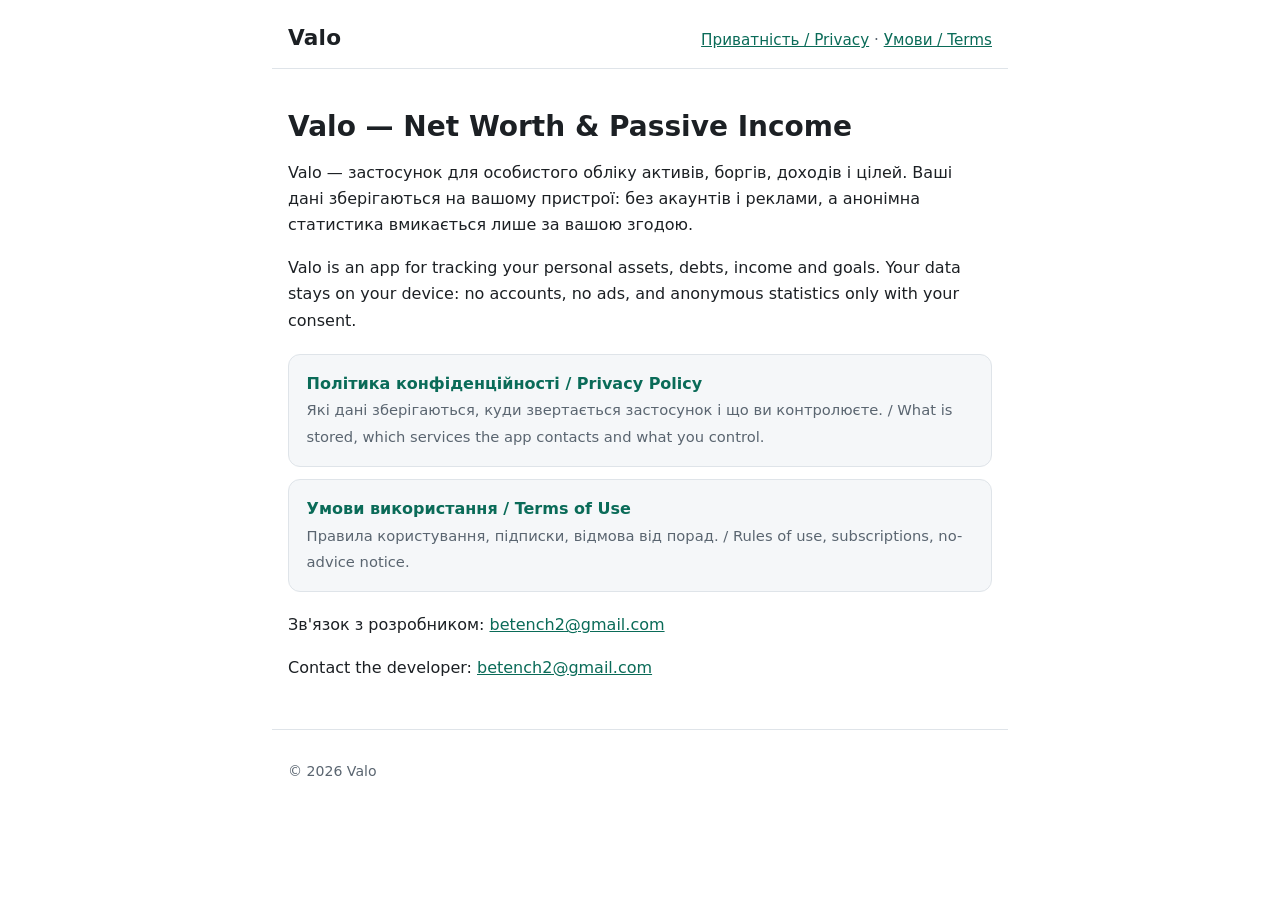
<file: index.html>
<!doctype html>
<html lang="uk">
<head>
<meta charset="utf-8">
<meta name="viewport" content="width=device-width, initial-scale=1">
<title>Valo — Net Worth &amp; Passive Income</title>
<meta name="description" content="Valo: особистий облік активів і пасивного доходу. Політика конфіденційності й умови використання. Personal net worth and passive income tracker: privacy policy and terms of use.">
<link rel="stylesheet" href="style.css">
</head>
<body>
<header>
  <p class="brand"><a href="./">Valo</a></p>
  <nav aria-label="Navigation">
    <a href="privacy.html">Приватність / Privacy</a> · <a href="terms.html">Умови / Terms</a>
  </nav>
</header>

<main>
  <h1>Valo — Net Worth &amp; Passive Income</h1>
  <p lang="uk">Valo — застосунок для особистого обліку активів, боргів, доходів і цілей. Ваші дані зберігаються на вашому пристрої: без акаунтів і реклами, а анонімна статистика вмикається лише за вашою згодою.</p>
  <p lang="en">Valo is an app for tracking your personal assets, debts, income and goals. Your data stays on your device: no accounts, no ads, and anonymous statistics only with your consent.</p>

  <div class="cards">
    <a class="card" href="privacy.html">
      <strong>Політика конфіденційності / Privacy Policy</strong>
      <span>Які дані зберігаються, куди звертається застосунок і що ви контролюєте. / What is stored, which services the app contacts and what you control.</span>
    </a>
    <a class="card" href="terms.html">
      <strong>Умови використання / Terms of Use</strong>
      <span>Правила користування, підписки, відмова від порад. / Rules of use, subscriptions, no-advice notice.</span>
    </a>
  </div>

  <p lang="uk">Зв'язок з розробником: <a href="mailto:betench2@gmail.com">betench2@gmail.com</a></p>
  <p lang="en">Contact the developer: <a href="mailto:betench2@gmail.com">betench2@gmail.com</a></p>
</main>

<footer>
  <p>© 2026 Valo</p>
</footer>
</body>
</html>
</file>
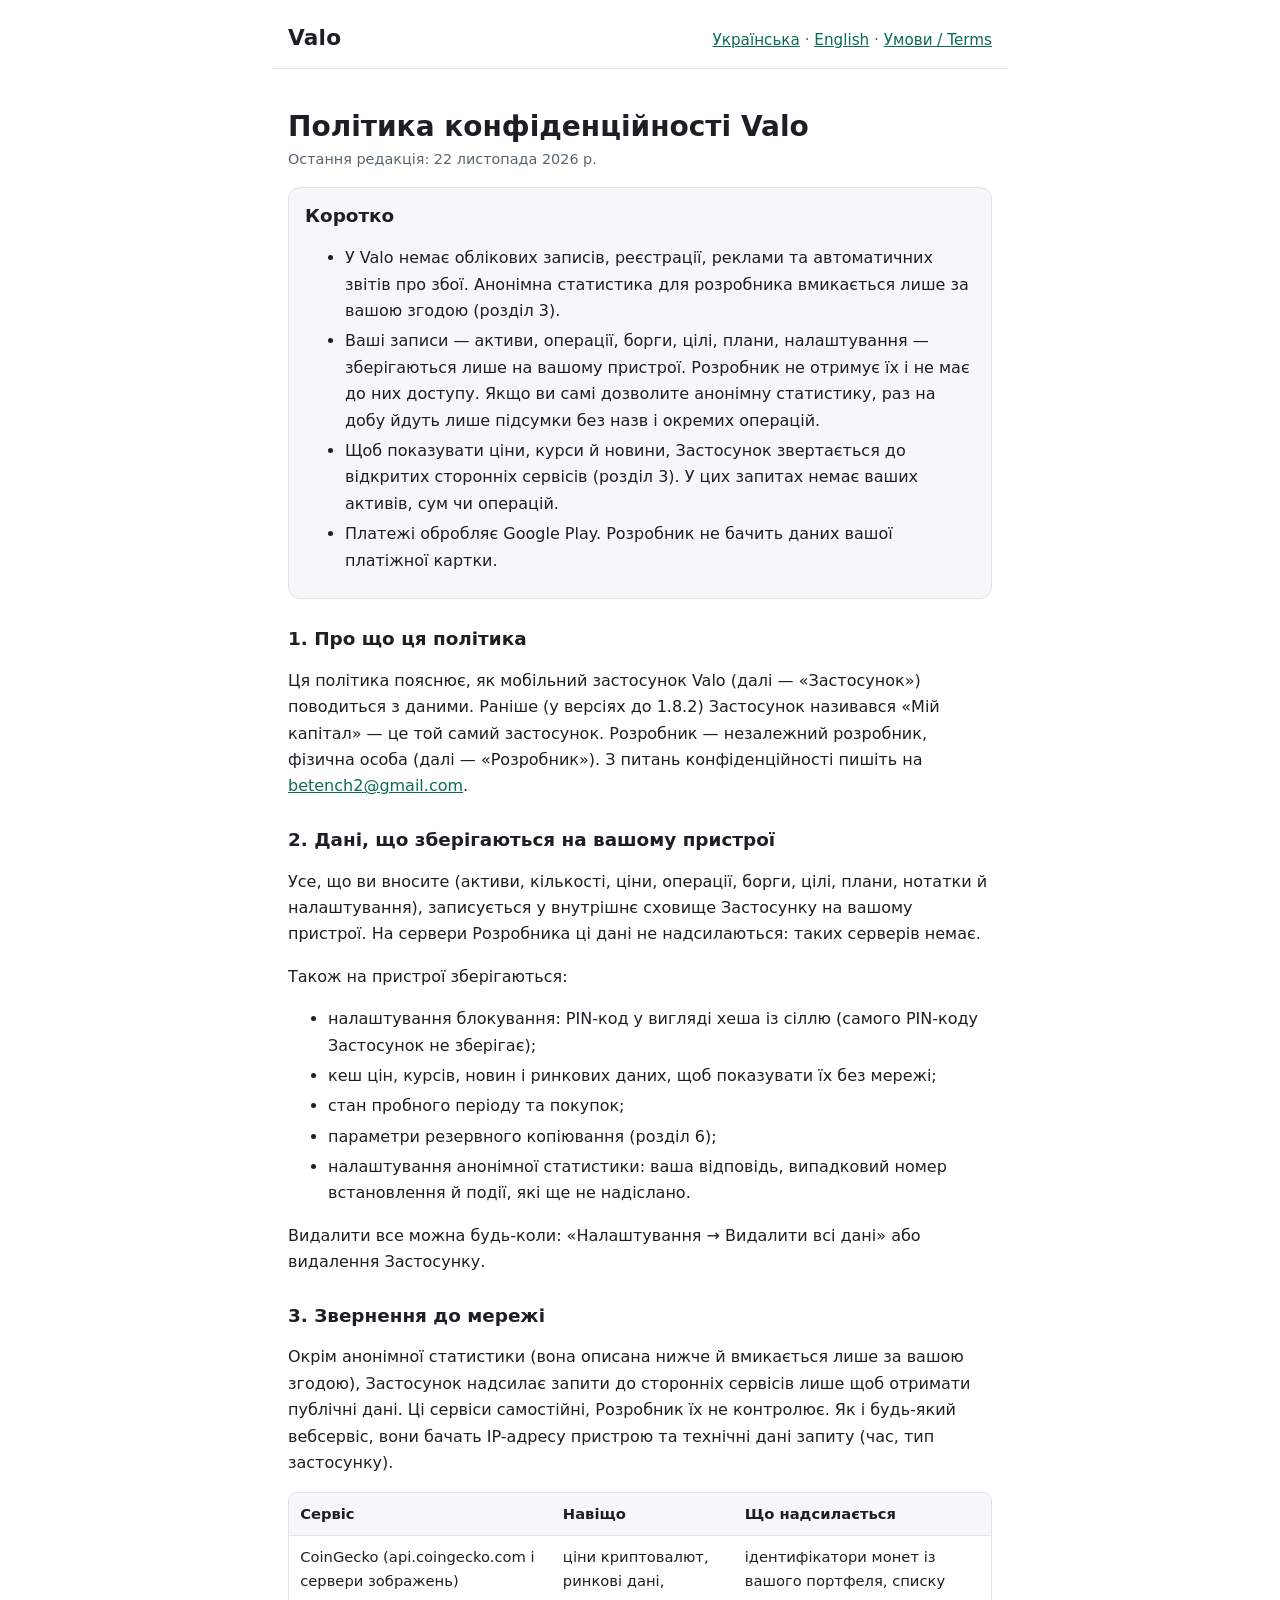
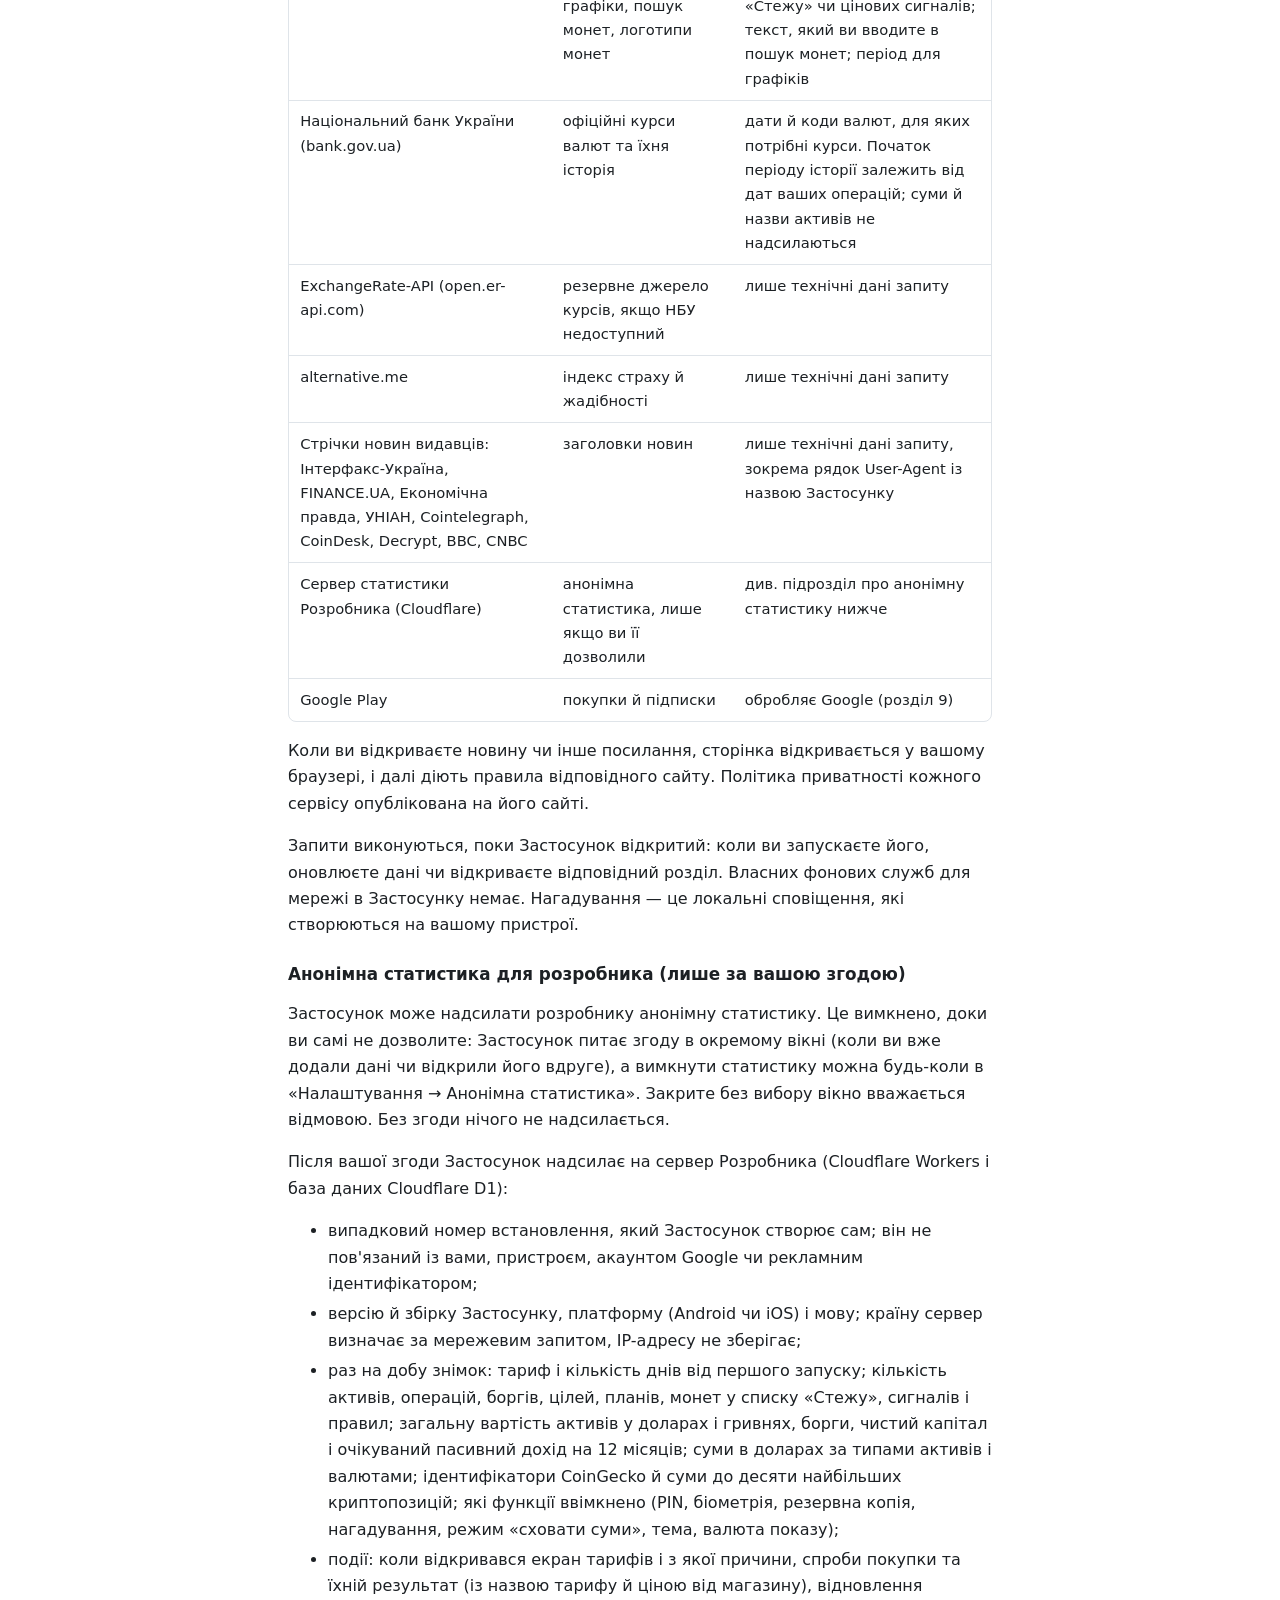
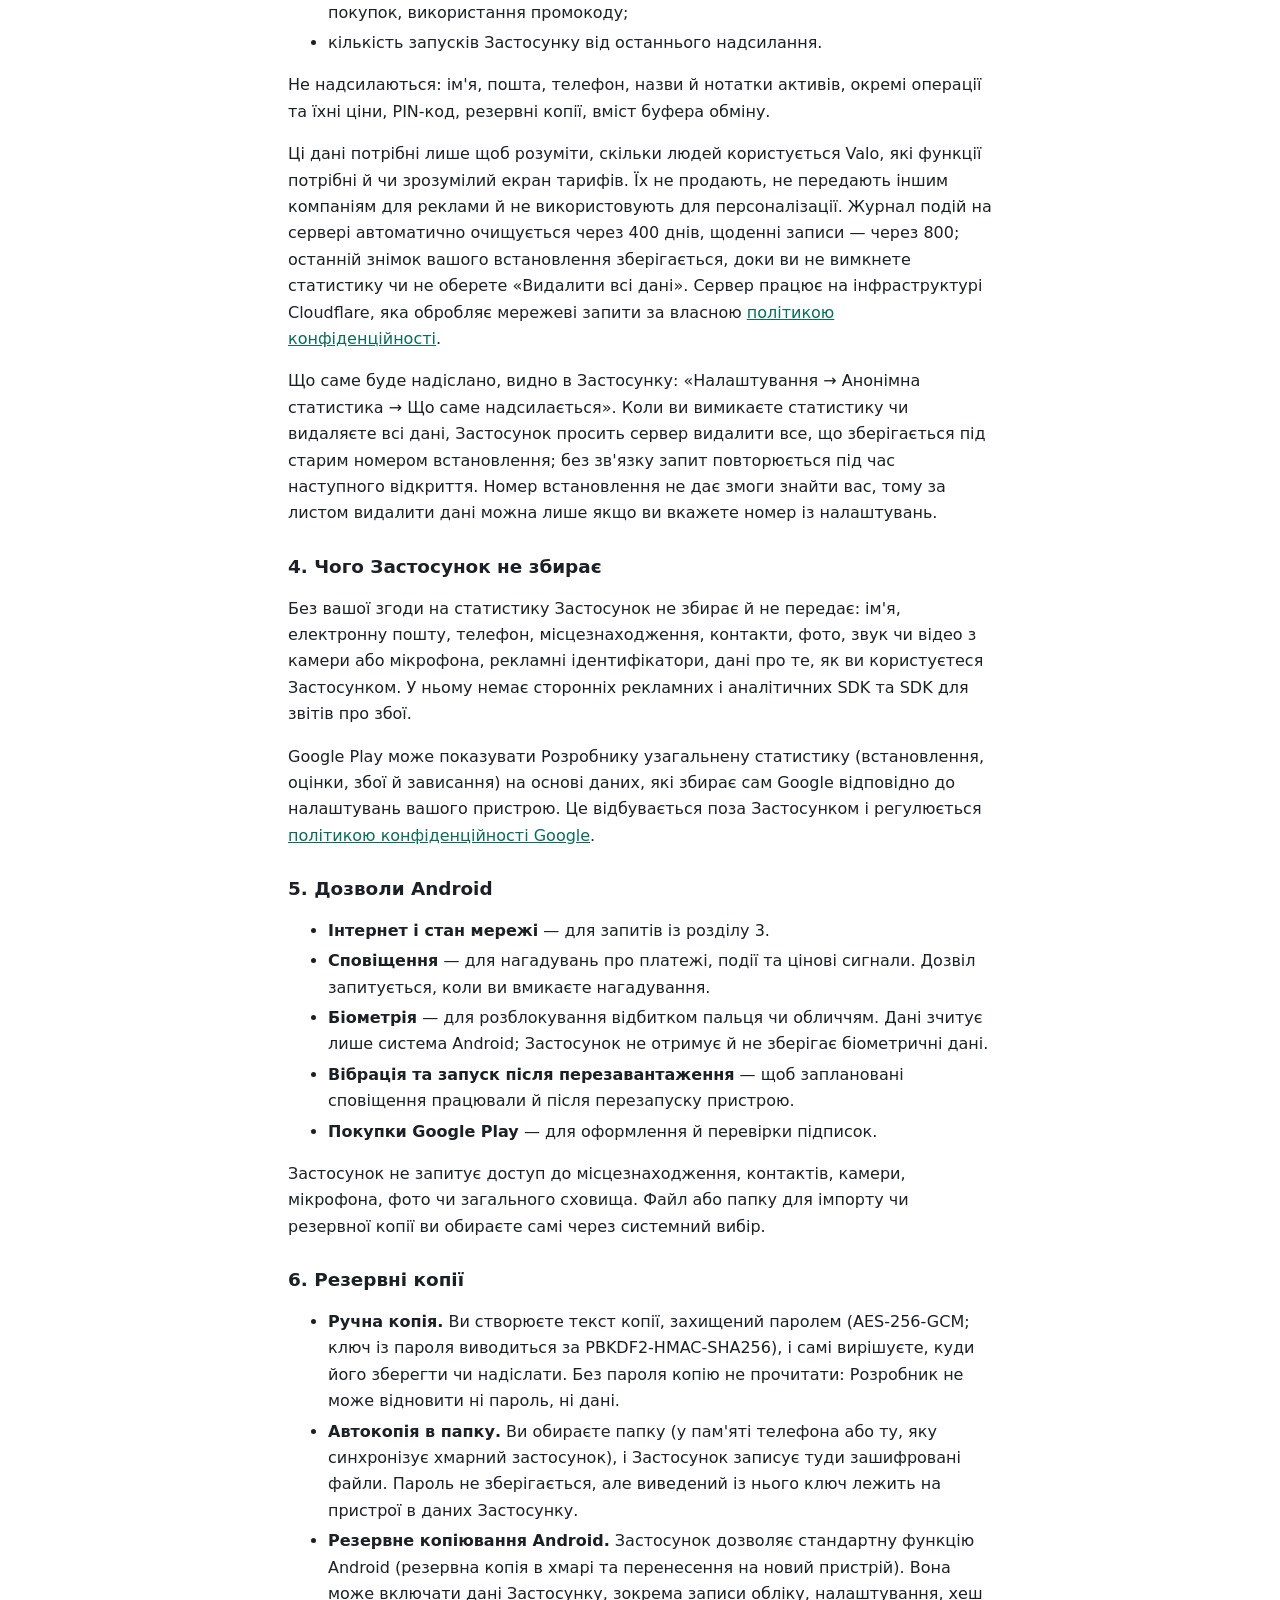
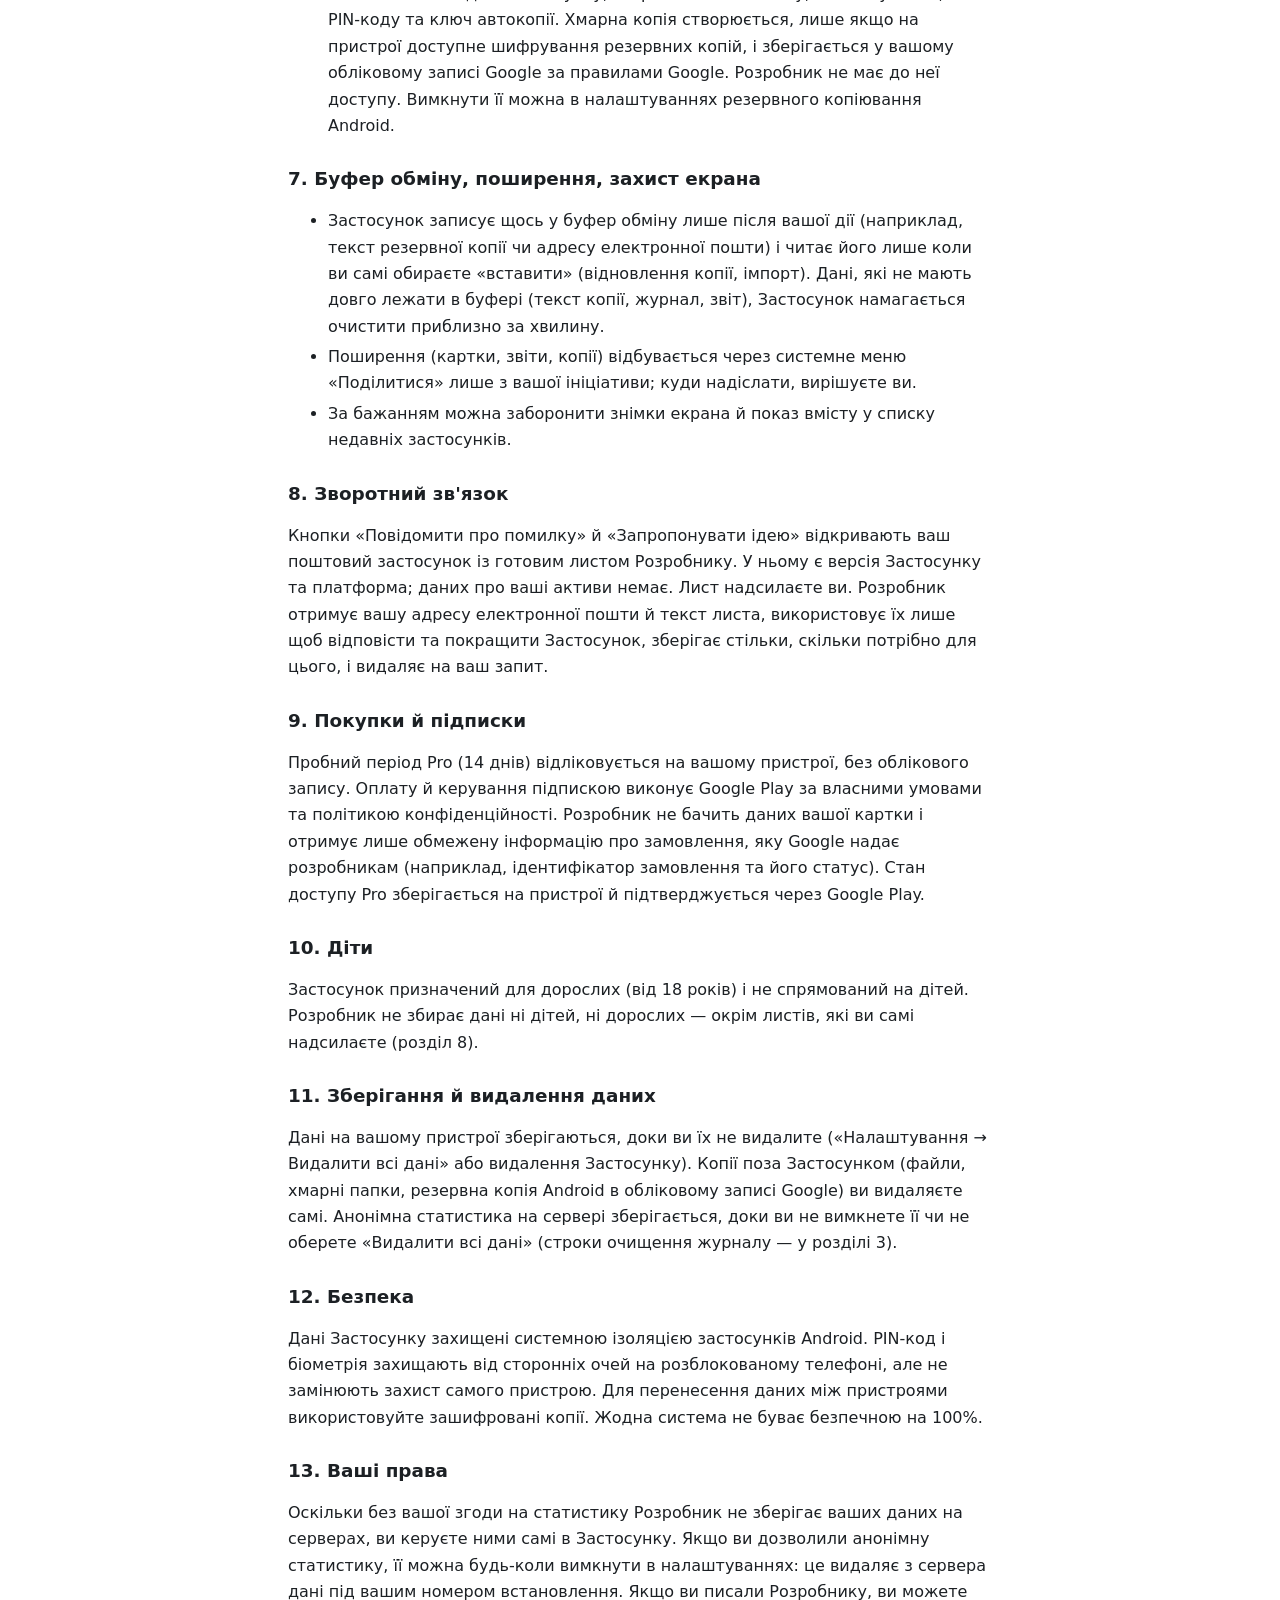
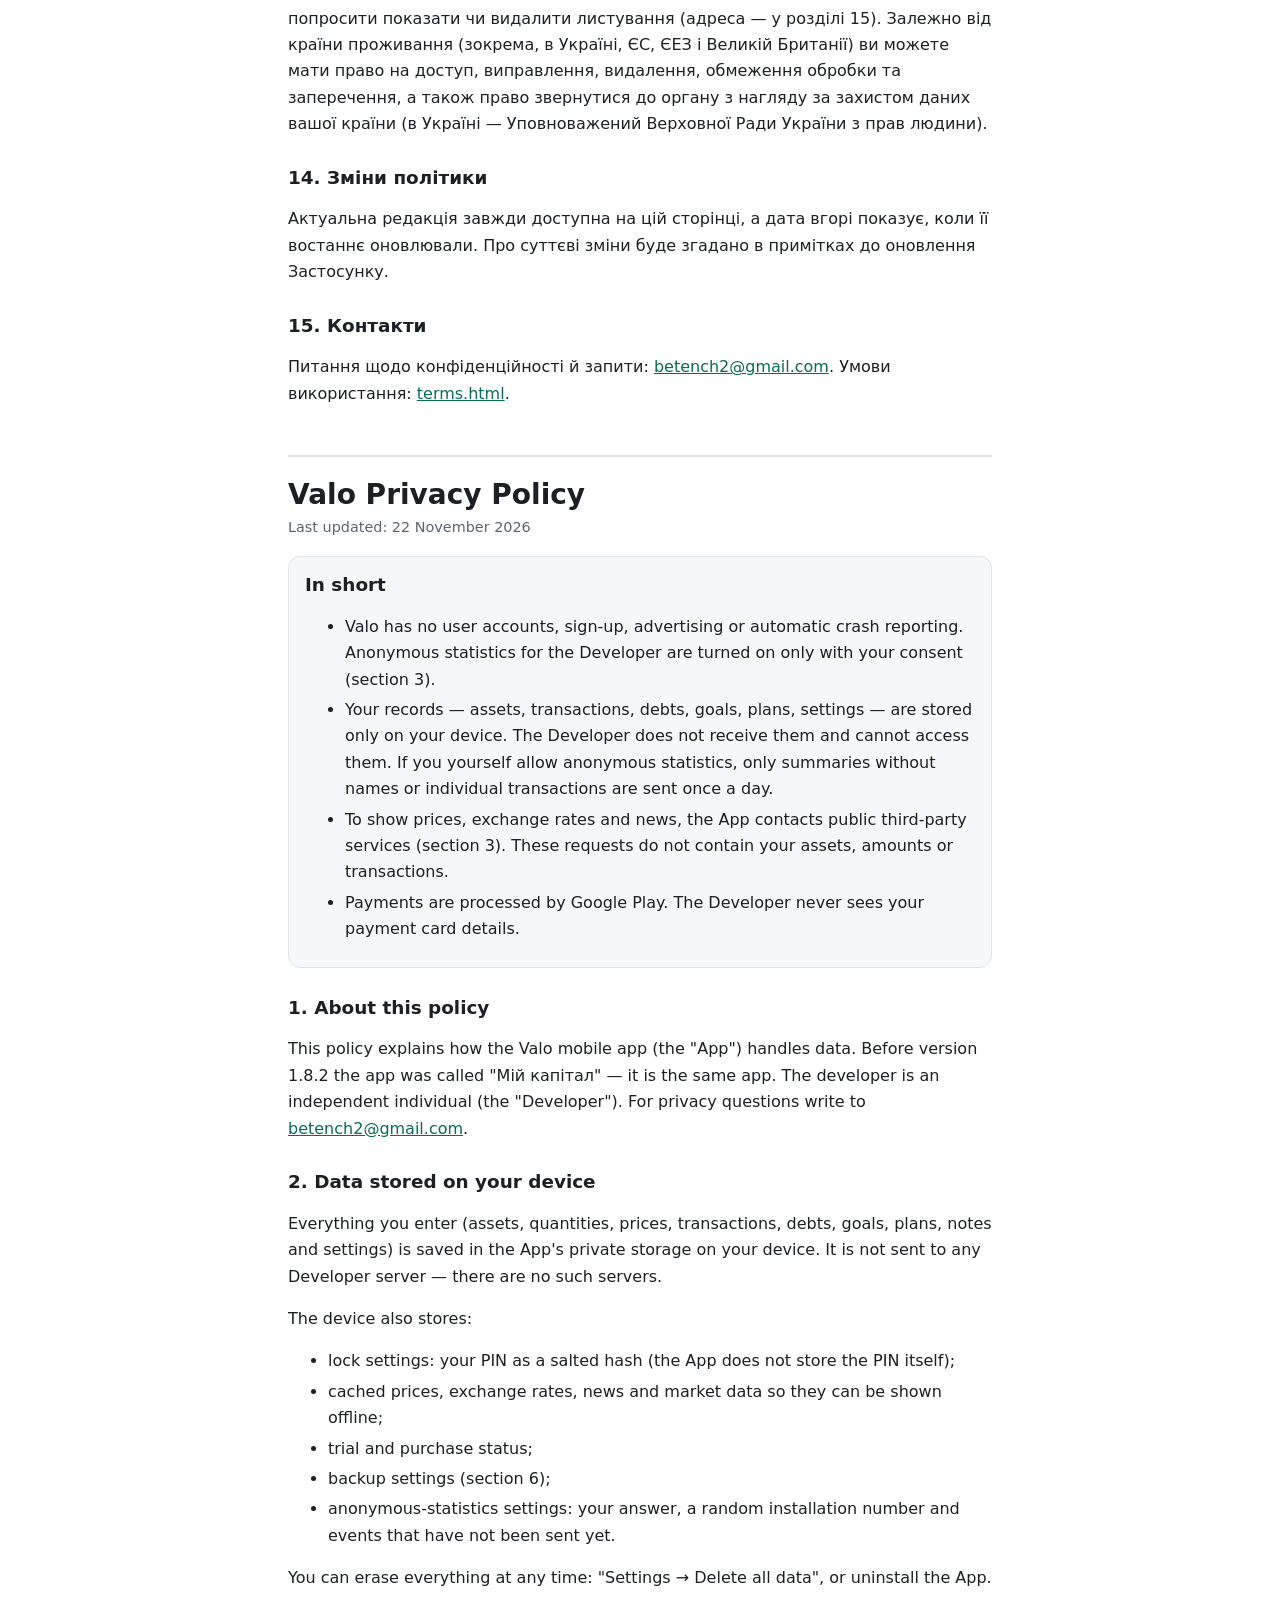
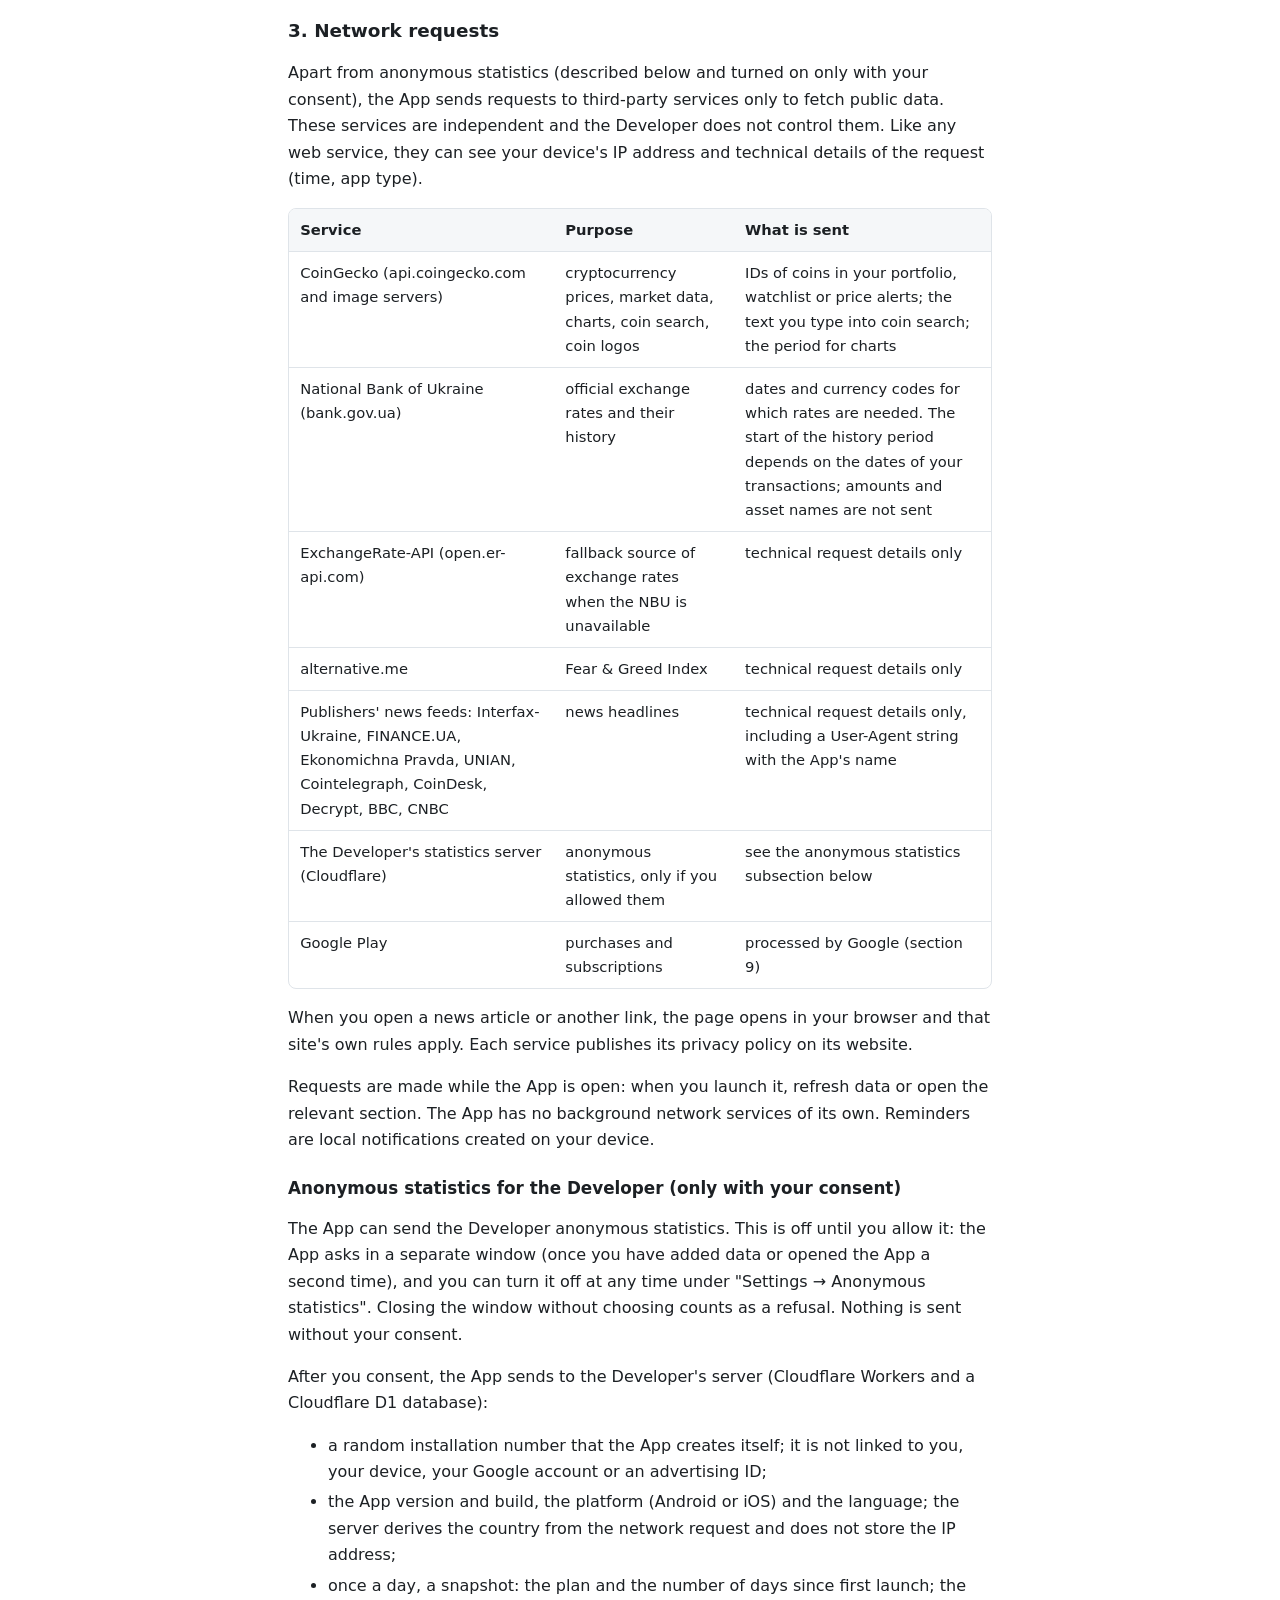
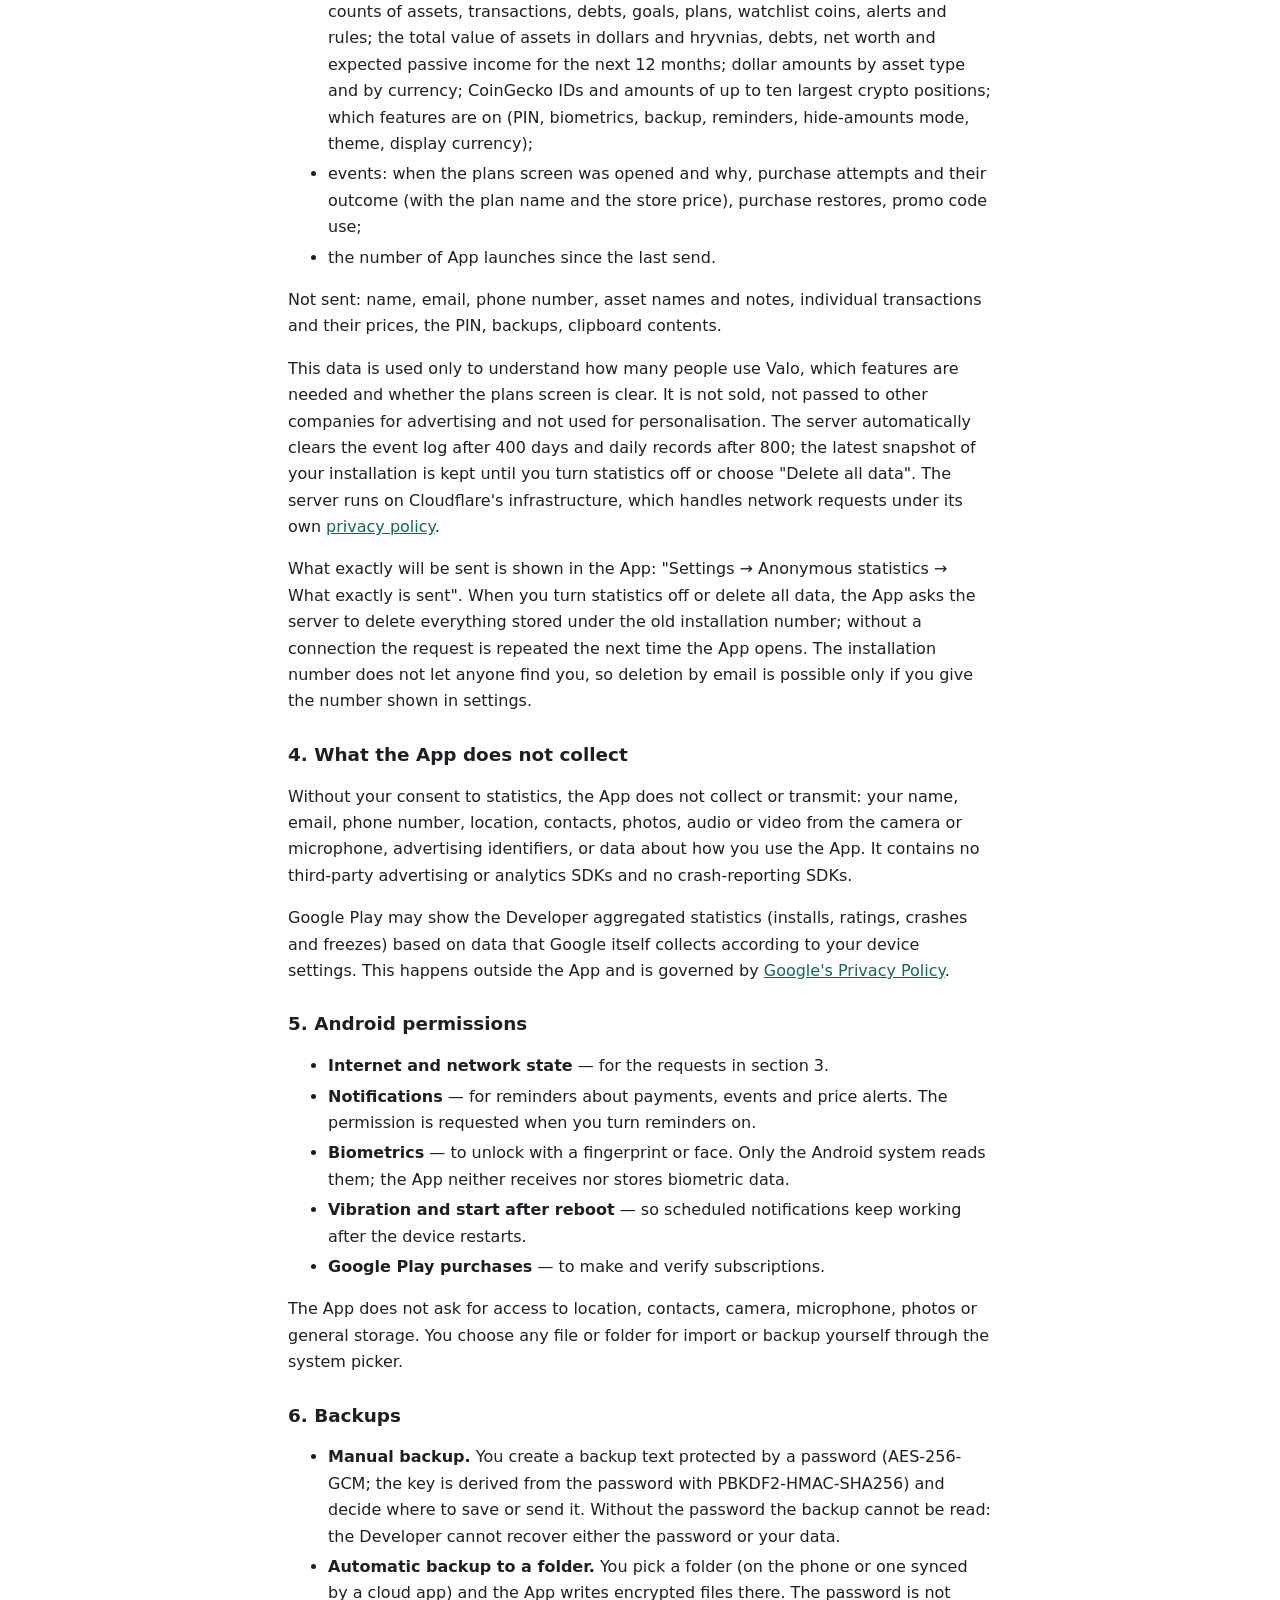
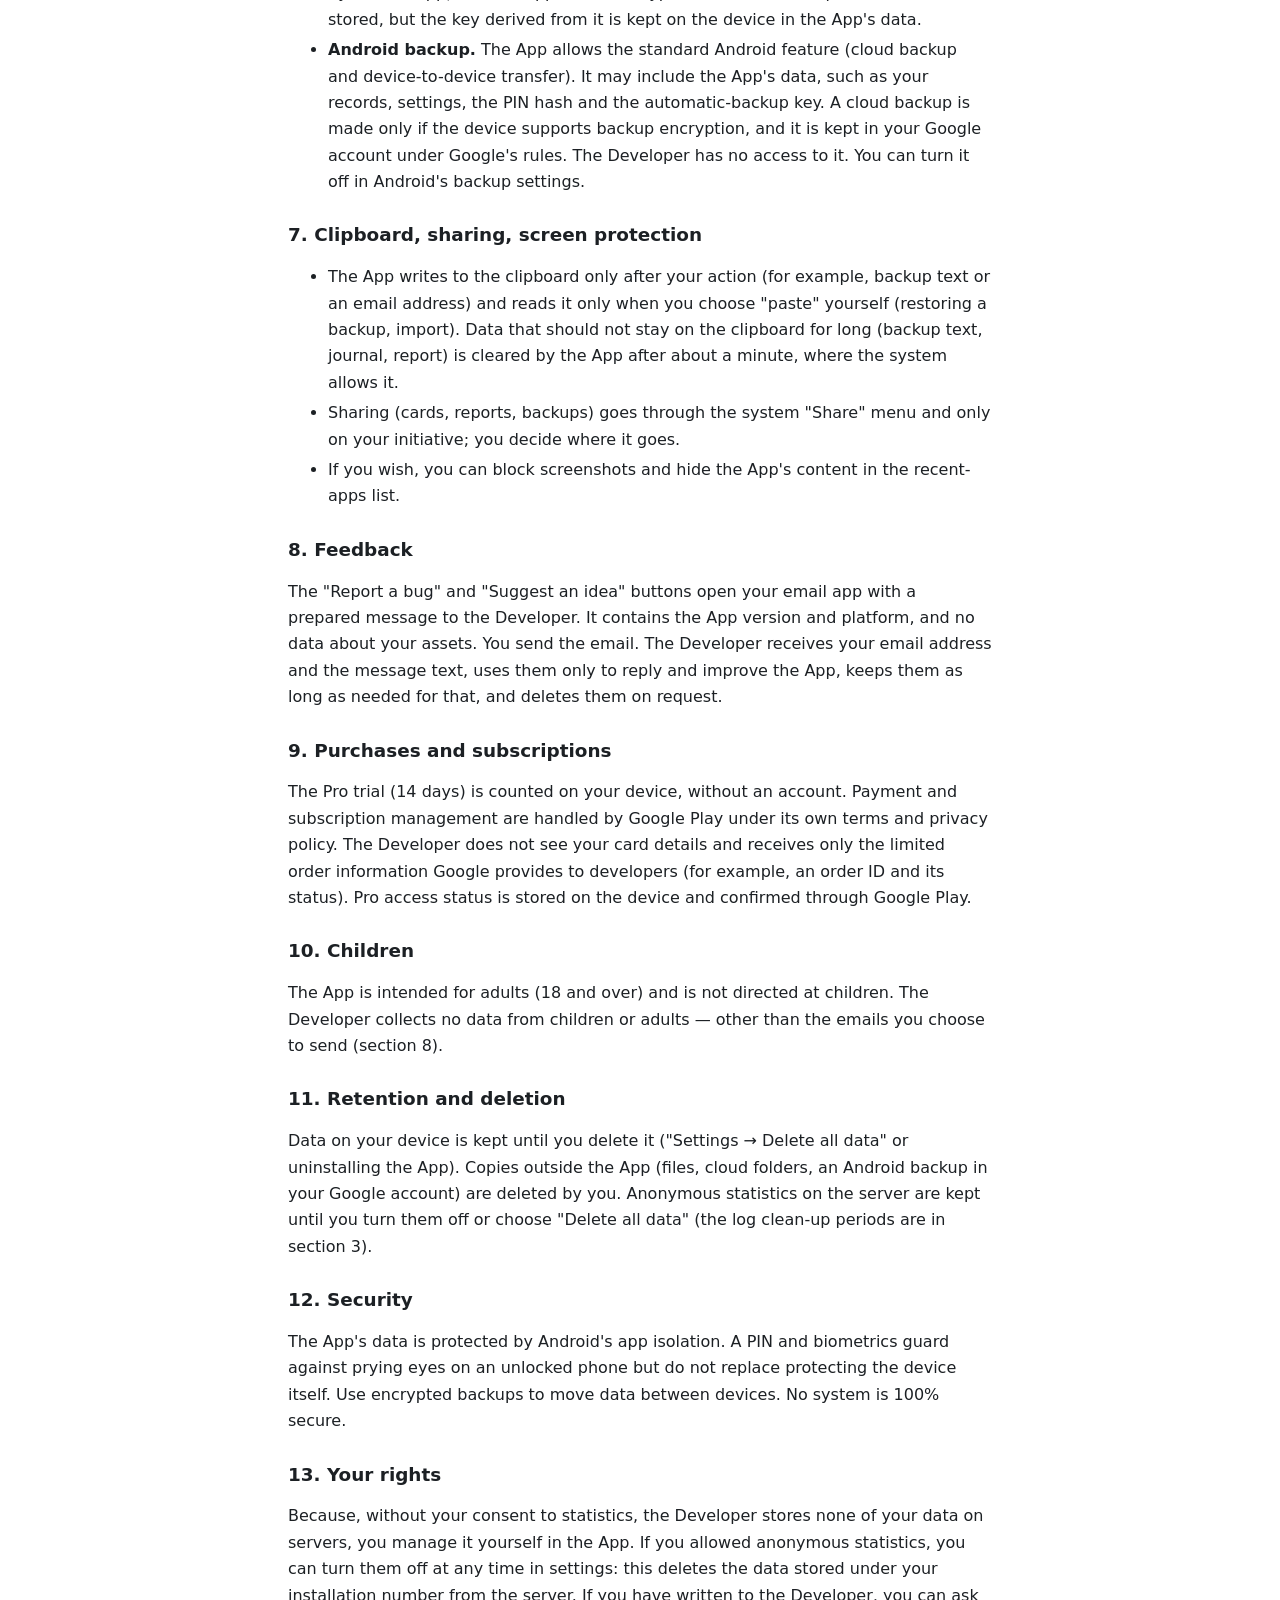
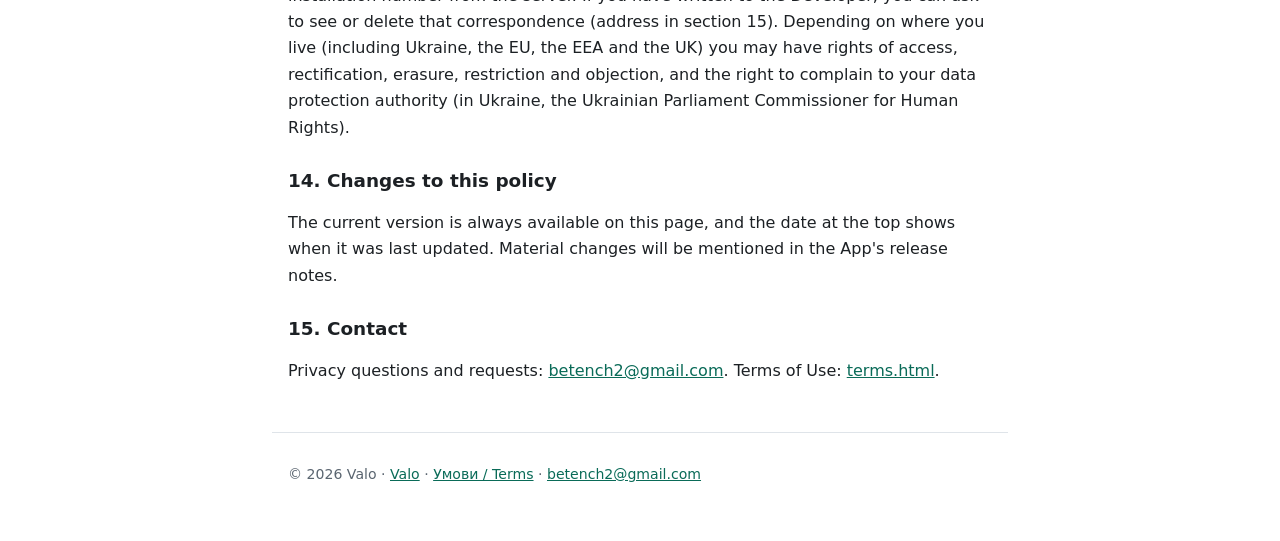
<file: privacy.html>
<!doctype html>
<html lang="uk">
<head>
<meta charset="utf-8">
<meta name="viewport" content="width=device-width, initial-scale=1">
<title>Політика конфіденційності / Privacy Policy — Valo</title>
<meta name="description" content="Політика конфіденційності застосунку Valo. Privacy Policy of the Valo app.">
<link rel="stylesheet" href="style.css">
</head>
<body>
<header>
  <p class="brand"><a href="./">Valo</a></p>
  <nav aria-label="Navigation">
    <a href="#uk">Українська</a> · <a href="#en">English</a> · <a href="terms.html">Умови / Terms</a>
  </nav>
</header>

<main>

<section id="uk" lang="uk">
  <h1>Політика конфіденційності Valo</h1>
  <p class="meta">Остання редакція: 22 листопада 2026 р.</p>

  <div class="summary">
    <h2>Коротко</h2>
    <ul>
      <li>У Valo немає облікових записів, реєстрації, реклами та автоматичних звітів про збої. Анонімна статистика для розробника вмикається лише за вашою згодою (розділ 3).</li>
      <li>Ваші записи — активи, операції, борги, цілі, плани, налаштування — зберігаються лише на вашому пристрої. Розробник не отримує їх і не має до них доступу. Якщо ви самі дозволите анонімну статистику, раз на добу йдуть лише підсумки без назв і окремих операцій.</li>
      <li>Щоб показувати ціни, курси й новини, Застосунок звертається до відкритих сторонніх сервісів (розділ 3). У цих запитах немає ваших активів, сум чи операцій.</li>
      <li>Платежі обробляє Google Play. Розробник не бачить даних вашої платіжної картки.</li>
    </ul>
  </div>

  <h2>1. Про що ця політика</h2>
  <p>Ця політика пояснює, як мобільний застосунок Valo (далі — «Застосунок») поводиться з даними. Раніше (у версіях до 1.8.2) Застосунок називався «Мій капітал» — це той самий застосунок. Розробник — незалежний розробник, фізична особа (далі — «Розробник»). З питань конфіденційності пишіть на <a href="mailto:betench2@gmail.com">betench2@gmail.com</a>.</p>

  <h2>2. Дані, що зберігаються на вашому пристрої</h2>
  <p>Усе, що ви вносите (активи, кількості, ціни, операції, борги, цілі, плани, нотатки й налаштування), записується у внутрішнє сховище Застосунку на вашому пристрої. На сервери Розробника ці дані не надсилаються: таких серверів немає.</p>
  <p>Також на пристрої зберігаються:</p>
  <ul>
    <li>налаштування блокування: PIN-код у вигляді хеша із сіллю (самого PIN-коду Застосунок не зберігає);</li>
    <li>кеш цін, курсів, новин і ринкових даних, щоб показувати їх без мережі;</li>
    <li>стан пробного періоду та покупок;</li>
    <li>параметри резервного копіювання (розділ 6);</li>
    <li>налаштування анонімної статистики: ваша відповідь, випадковий номер встановлення й події, які ще не надіслано.</li>
  </ul>
  <p>Видалити все можна будь-коли: «Налаштування → Видалити всі дані» або видалення Застосунку.</p>

  <h2>3. Звернення до мережі</h2>
  <p>Окрім анонімної статистики (вона описана нижче й вмикається лише за вашою згодою), Застосунок надсилає запити до сторонніх сервісів лише щоб отримати публічні дані. Ці сервіси самостійні, Розробник їх не контролює. Як і будь-який вебсервіс, вони бачать IP-адресу пристрою та технічні дані запиту (час, тип застосунку).</p>
  <div class="table-wrap">
    <table>
      <thead>
        <tr><th>Сервіс</th><th>Навіщо</th><th>Що надсилається</th></tr>
      </thead>
      <tbody>
        <tr>
          <td>CoinGecko (api.coingecko.com і сервери зображень)</td>
          <td>ціни криптовалют, ринкові дані, графіки, пошук монет, логотипи монет</td>
          <td>ідентифікатори монет із вашого портфеля, списку «Стежу» чи цінових сигналів; текст, який ви вводите в пошук монет; період для графіків</td>
        </tr>
        <tr>
          <td>Національний банк України (bank.gov.ua)</td>
          <td>офіційні курси валют та їхня історія</td>
          <td>дати й коди валют, для яких потрібні курси. Початок періоду історії залежить від дат ваших операцій; суми й назви активів не надсилаються</td>
        </tr>
        <tr>
          <td>ExchangeRate-API (open.er-api.com)</td>
          <td>резервне джерело курсів, якщо НБУ недоступний</td>
          <td>лише технічні дані запиту</td>
        </tr>
        <tr>
          <td>alternative.me</td>
          <td>індекс страху й жадібності</td>
          <td>лише технічні дані запиту</td>
        </tr>
        <tr>
          <td>Стрічки новин видавців: Інтерфакс-Україна, FINANCE.UA, Економічна правда, УНІАН, Cointelegraph, CoinDesk, Decrypt, BBC, CNBC</td>
          <td>заголовки новин</td>
          <td>лише технічні дані запиту, зокрема рядок User-Agent із назвою Застосунку</td>
        </tr>
        <tr>
          <td>Сервер статистики Розробника (Cloudflare)</td>
          <td>анонімна статистика, лише якщо ви її дозволили</td>
          <td>див. підрозділ про анонімну статистику нижче</td>
        </tr>
        <tr>
          <td>Google Play</td>
          <td>покупки й підписки</td>
          <td>обробляє Google (розділ 9)</td>
        </tr>
      </tbody>
    </table>
  </div>
  <p>Коли ви відкриваєте новину чи інше посилання, сторінка відкривається у вашому браузері, і далі діють правила відповідного сайту. Політика приватності кожного сервісу опублікована на його сайті.</p>
  <p>Запити виконуються, поки Застосунок відкритий: коли ви запускаєте його, оновлюєте дані чи відкриваєте відповідний розділ. Власних фонових служб для мережі в Застосунку немає. Нагадування — це локальні сповіщення, які створюються на вашому пристрої.</p>

  <h3>Анонімна статистика для розробника (лише за вашою згодою)</h3>
  <p>Застосунок може надсилати розробнику анонімну статистику. Це вимкнено, доки ви самі не дозволите: Застосунок питає згоду в окремому вікні (коли ви вже додали дані чи відкрили його вдруге), а вимкнути статистику можна будь-коли в «Налаштування → Анонімна статистика». Закрите без вибору вікно вважається відмовою. Без згоди нічого не надсилається.</p>
  <p>Після вашої згоди Застосунок надсилає на сервер Розробника (Cloudflare Workers і база даних Cloudflare D1):</p>
  <ul>
    <li>випадковий номер встановлення, який Застосунок створює сам; він не пов'язаний із вами, пристроєм, акаунтом Google чи рекламним ідентифікатором;</li>
    <li>версію й збірку Застосунку, платформу (Android чи iOS) і мову; країну сервер визначає за мережевим запитом, IP-адресу не зберігає;</li>
    <li>раз на добу знімок: тариф і кількість днів від першого запуску; кількість активів, операцій, боргів, цілей, планів, монет у списку «Стежу», сигналів і правил; загальну вартість активів у доларах і гривнях, борги, чистий капітал і очікуваний пасивний дохід на 12 місяців; суми в доларах за типами активів і валютами; ідентифікатори CoinGecko й суми до десяти найбільших криптопозицій; які функції ввімкнено (PIN, біометрія, резервна копія, нагадування, режим «сховати суми», тема, валюта показу);</li>
    <li>події: коли відкривався екран тарифів і з якої причини, спроби покупки та їхній результат (із назвою тарифу й ціною від магазину), відновлення покупок, використання промокоду;</li>
    <li>кількість запусків Застосунку від останнього надсилання.</li>
  </ul>
  <p>Не надсилаються: ім'я, пошта, телефон, назви й нотатки активів, окремі операції та їхні ціни, PIN-код, резервні копії, вміст буфера обміну.</p>
  <p>Ці дані потрібні лише щоб розуміти, скільки людей користується Valo, які функції потрібні й чи зрозумілий екран тарифів. Їх не продають, не передають іншим компаніям для реклами й не використовують для персоналізації. Журнал подій на сервері автоматично очищується через 400 днів, щоденні записи — через 800; останній знімок вашого встановлення зберігається, доки ви не вимкнете статистику чи не оберете «Видалити всі дані». Сервер працює на інфраструктурі Cloudflare, яка обробляє мережеві запити за власною <a href="https://www.cloudflare.com/privacypolicy/">політикою конфіденційності</a>.</p>
  <p>Що саме буде надіслано, видно в Застосунку: «Налаштування → Анонімна статистика → Що саме надсилається». Коли ви вимикаєте статистику чи видаляєте всі дані, Застосунок просить сервер видалити все, що зберігається під старим номером встановлення; без зв'язку запит повторюється під час наступного відкриття. Номер встановлення не дає змоги знайти вас, тому за листом видалити дані можна лише якщо ви вкажете номер із налаштувань.</p>

  <h2>4. Чого Застосунок не збирає</h2>
  <p>Без вашої згоди на статистику Застосунок не збирає й не передає: ім'я, електронну пошту, телефон, місцезнаходження, контакти, фото, звук чи відео з камери або мікрофона, рекламні ідентифікатори, дані про те, як ви користуєтеся Застосунком. У ньому немає сторонніх рекламних і аналітичних SDK та SDK для звітів про збої.</p>
  <p>Google Play може показувати Розробнику узагальнену статистику (встановлення, оцінки, збої й зависання) на основі даних, які збирає сам Google відповідно до налаштувань вашого пристрою. Це відбувається поза Застосунком і регулюється <a href="https://policies.google.com/privacy">політикою конфіденційності Google</a>.</p>

  <h2>5. Дозволи Android</h2>
  <ul>
    <li><strong>Інтернет і стан мережі</strong> — для запитів із розділу 3.</li>
    <li><strong>Сповіщення</strong> — для нагадувань про платежі, події та цінові сигнали. Дозвіл запитується, коли ви вмикаєте нагадування.</li>
    <li><strong>Біометрія</strong> — для розблокування відбитком пальця чи обличчям. Дані зчитує лише система Android; Застосунок не отримує й не зберігає біометричні дані.</li>
    <li><strong>Вібрація та запуск після перезавантаження</strong> — щоб заплановані сповіщення працювали й після перезапуску пристрою.</li>
    <li><strong>Покупки Google Play</strong> — для оформлення й перевірки підписок.</li>
  </ul>
  <p>Застосунок не запитує доступ до місцезнаходження, контактів, камери, мікрофона, фото чи загального сховища. Файл або папку для імпорту чи резервної копії ви обираєте самі через системний вибір.</p>

  <h2>6. Резервні копії</h2>
  <ul>
    <li><strong>Ручна копія.</strong> Ви створюєте текст копії, захищений паролем (AES-256-GCM; ключ із пароля виводиться за PBKDF2-HMAC-SHA256), і самі вирішуєте, куди його зберегти чи надіслати. Без пароля копію не прочитати: Розробник не може відновити ні пароль, ні дані.</li>
    <li><strong>Автокопія в папку.</strong> Ви обираєте папку (у пам'яті телефона або ту, яку синхронізує хмарний застосунок), і Застосунок записує туди зашифровані файли. Пароль не зберігається, але виведений із нього ключ лежить на пристрої в даних Застосунку.</li>
    <li><strong>Резервне копіювання Android.</strong> Застосунок дозволяє стандартну функцію Android (резервна копія в хмарі та перенесення на новий пристрій). Вона може включати дані Застосунку, зокрема записи обліку, налаштування, хеш PIN-коду та ключ автокопії. Хмарна копія створюється, лише якщо на пристрої доступне шифрування резервних копій, і зберігається у вашому обліковому записі Google за правилами Google. Розробник не має до неї доступу. Вимкнути її можна в налаштуваннях резервного копіювання Android.</li>
  </ul>

  <h2>7. Буфер обміну, поширення, захист екрана</h2>
  <ul>
    <li>Застосунок записує щось у буфер обміну лише після вашої дії (наприклад, текст резервної копії чи адресу електронної пошти) і читає його лише коли ви самі обираєте «вставити» (відновлення копії, імпорт). Дані, які не мають довго лежати в буфері (текст копії, журнал, звіт), Застосунок намагається очистити приблизно за хвилину.</li>
    <li>Поширення (картки, звіти, копії) відбувається через системне меню «Поділитися» лише з вашої ініціативи; куди надіслати, вирішуєте ви.</li>
    <li>За бажанням можна заборонити знімки екрана й показ вмісту у списку недавніх застосунків.</li>
  </ul>

  <h2>8. Зворотний зв'язок</h2>
  <p>Кнопки «Повідомити про помилку» й «Запропонувати ідею» відкривають ваш поштовий застосунок із готовим листом Розробнику. У ньому є версія Застосунку та платформа; даних про ваші активи немає. Лист надсилаєте ви. Розробник отримує вашу адресу електронної пошти й текст листа, використовує їх лише щоб відповісти та покращити Застосунок, зберігає стільки, скільки потрібно для цього, і видаляє на ваш запит.</p>

  <h2>9. Покупки й підписки</h2>
  <p>Пробний період Pro (14 днів) відліковується на вашому пристрої, без облікового запису. Оплату й керування підпискою виконує Google Play за власними умовами та політикою конфіденційності. Розробник не бачить даних вашої картки і отримує лише обмежену інформацію про замовлення, яку Google надає розробникам (наприклад, ідентифікатор замовлення та його статус). Стан доступу Pro зберігається на пристрої й підтверджується через Google Play.</p>

  <h2>10. Діти</h2>
  <p>Застосунок призначений для дорослих (від 18 років) і не спрямований на дітей. Розробник не збирає дані ні дітей, ні дорослих — окрім листів, які ви самі надсилаєте (розділ 8).</p>

  <h2>11. Зберігання й видалення даних</h2>
  <p>Дані на вашому пристрої зберігаються, доки ви їх не видалите («Налаштування → Видалити всі дані» або видалення Застосунку). Копії поза Застосунком (файли, хмарні папки, резервна копія Android в обліковому записі Google) ви видаляєте самі. Анонімна статистика на сервері зберігається, доки ви не вимкнете її чи не оберете «Видалити всі дані» (строки очищення журналу — у розділі 3).</p>

  <h2>12. Безпека</h2>
  <p>Дані Застосунку захищені системною ізоляцією застосунків Android. PIN-код і біометрія захищають від сторонніх очей на розблокованому телефоні, але не замінюють захист самого пристрою. Для перенесення даних між пристроями використовуйте зашифровані копії. Жодна система не буває безпечною на 100%.</p>

  <h2>13. Ваші права</h2>
  <p>Оскільки без вашої згоди на статистику Розробник не зберігає ваших даних на серверах, ви керуєте ними самі в Застосунку. Якщо ви дозволили анонімну статистику, її можна будь-коли вимкнути в налаштуваннях: це видаляє з сервера дані під вашим номером встановлення. Якщо ви писали Розробнику, ви можете попросити показати чи видалити листування (адреса — у розділі 15). Залежно від країни проживання (зокрема, в Україні, ЄС, ЄЕЗ і Великій Британії) ви можете мати право на доступ, виправлення, видалення, обмеження обробки та заперечення, а також право звернутися до органу з нагляду за захистом даних вашої країни (в Україні — Уповноважений Верховної Ради України з прав людини).</p>

  <h2>14. Зміни політики</h2>
  <p>Актуальна редакція завжди доступна на цій сторінці, а дата вгорі показує, коли її востаннє оновлювали. Про суттєві зміни буде згадано в примітках до оновлення Застосунку.</p>

  <h2>15. Контакти</h2>
  <p>Питання щодо конфіденційності й запити: <a href="mailto:betench2@gmail.com">betench2@gmail.com</a>. Умови використання: <a href="terms.html">terms.html</a>.</p>
</section>

<hr class="lang">

<section id="en" lang="en">
  <h1>Valo Privacy Policy</h1>
  <p class="meta">Last updated: 22 November 2026</p>

  <div class="summary">
    <h2>In short</h2>
    <ul>
      <li>Valo has no user accounts, sign-up, advertising or automatic crash reporting. Anonymous statistics for the Developer are turned on only with your consent (section 3).</li>
      <li>Your records — assets, transactions, debts, goals, plans, settings — are stored only on your device. The Developer does not receive them and cannot access them. If you yourself allow anonymous statistics, only summaries without names or individual transactions are sent once a day.</li>
      <li>To show prices, exchange rates and news, the App contacts public third-party services (section 3). These requests do not contain your assets, amounts or transactions.</li>
      <li>Payments are processed by Google Play. The Developer never sees your payment card details.</li>
    </ul>
  </div>

  <h2>1. About this policy</h2>
  <p>This policy explains how the Valo mobile app (the "App") handles data. Before version 1.8.2 the app was called "Мій капітал" — it is the same app. The developer is an independent individual (the "Developer"). For privacy questions write to <a href="mailto:betench2@gmail.com">betench2@gmail.com</a>.</p>

  <h2>2. Data stored on your device</h2>
  <p>Everything you enter (assets, quantities, prices, transactions, debts, goals, plans, notes and settings) is saved in the App's private storage on your device. It is not sent to any Developer server — there are no such servers.</p>
  <p>The device also stores:</p>
  <ul>
    <li>lock settings: your PIN as a salted hash (the App does not store the PIN itself);</li>
    <li>cached prices, exchange rates, news and market data so they can be shown offline;</li>
    <li>trial and purchase status;</li>
    <li>backup settings (section 6);</li>
    <li>anonymous-statistics settings: your answer, a random installation number and events that have not been sent yet.</li>
  </ul>
  <p>You can erase everything at any time: "Settings → Delete all data", or uninstall the App.</p>

  <h2>3. Network requests</h2>
  <p>Apart from anonymous statistics (described below and turned on only with your consent), the App sends requests to third-party services only to fetch public data. These services are independent and the Developer does not control them. Like any web service, they can see your device's IP address and technical details of the request (time, app type).</p>
  <div class="table-wrap">
    <table>
      <thead>
        <tr><th>Service</th><th>Purpose</th><th>What is sent</th></tr>
      </thead>
      <tbody>
        <tr>
          <td>CoinGecko (api.coingecko.com and image servers)</td>
          <td>cryptocurrency prices, market data, charts, coin search, coin logos</td>
          <td>IDs of coins in your portfolio, watchlist or price alerts; the text you type into coin search; the period for charts</td>
        </tr>
        <tr>
          <td>National Bank of Ukraine (bank.gov.ua)</td>
          <td>official exchange rates and their history</td>
          <td>dates and currency codes for which rates are needed. The start of the history period depends on the dates of your transactions; amounts and asset names are not sent</td>
        </tr>
        <tr>
          <td>ExchangeRate-API (open.er-api.com)</td>
          <td>fallback source of exchange rates when the NBU is unavailable</td>
          <td>technical request details only</td>
        </tr>
        <tr>
          <td>alternative.me</td>
          <td>Fear &amp; Greed Index</td>
          <td>technical request details only</td>
        </tr>
        <tr>
          <td>Publishers' news feeds: Interfax-Ukraine, FINANCE.UA, Ekonomichna Pravda, UNIAN, Cointelegraph, CoinDesk, Decrypt, BBC, CNBC</td>
          <td>news headlines</td>
          <td>technical request details only, including a User-Agent string with the App's name</td>
        </tr>
        <tr>
          <td>The Developer's statistics server (Cloudflare)</td>
          <td>anonymous statistics, only if you allowed them</td>
          <td>see the anonymous statistics subsection below</td>
        </tr>
        <tr>
          <td>Google Play</td>
          <td>purchases and subscriptions</td>
          <td>processed by Google (section 9)</td>
        </tr>
      </tbody>
    </table>
  </div>
  <p>When you open a news article or another link, the page opens in your browser and that site's own rules apply. Each service publishes its privacy policy on its website.</p>
  <p>Requests are made while the App is open: when you launch it, refresh data or open the relevant section. The App has no background network services of its own. Reminders are local notifications created on your device.</p>

  <h3>Anonymous statistics for the Developer (only with your consent)</h3>
  <p>The App can send the Developer anonymous statistics. This is off until you allow it: the App asks in a separate window (once you have added data or opened the App a second time), and you can turn it off at any time under "Settings → Anonymous statistics". Closing the window without choosing counts as a refusal. Nothing is sent without your consent.</p>
  <p>After you consent, the App sends to the Developer's server (Cloudflare Workers and a Cloudflare D1 database):</p>
  <ul>
    <li>a random installation number that the App creates itself; it is not linked to you, your device, your Google account or an advertising ID;</li>
    <li>the App version and build, the platform (Android or iOS) and the language; the server derives the country from the network request and does not store the IP address;</li>
    <li>once a day, a snapshot: the plan and the number of days since first launch; the counts of assets, transactions, debts, goals, plans, watchlist coins, alerts and rules; the total value of assets in dollars and hryvnias, debts, net worth and expected passive income for the next 12 months; dollar amounts by asset type and by currency; CoinGecko IDs and amounts of up to ten largest crypto positions; which features are on (PIN, biometrics, backup, reminders, hide-amounts mode, theme, display currency);</li>
    <li>events: when the plans screen was opened and why, purchase attempts and their outcome (with the plan name and the store price), purchase restores, promo code use;</li>
    <li>the number of App launches since the last send.</li>
  </ul>
  <p>Not sent: name, email, phone number, asset names and notes, individual transactions and their prices, the PIN, backups, clipboard contents.</p>
  <p>This data is used only to understand how many people use Valo, which features are needed and whether the plans screen is clear. It is not sold, not passed to other companies for advertising and not used for personalisation. The server automatically clears the event log after 400 days and daily records after 800; the latest snapshot of your installation is kept until you turn statistics off or choose "Delete all data". The server runs on Cloudflare's infrastructure, which handles network requests under its own <a href="https://www.cloudflare.com/privacypolicy/">privacy policy</a>.</p>
  <p>What exactly will be sent is shown in the App: "Settings → Anonymous statistics → What exactly is sent". When you turn statistics off or delete all data, the App asks the server to delete everything stored under the old installation number; without a connection the request is repeated the next time the App opens. The installation number does not let anyone find you, so deletion by email is possible only if you give the number shown in settings.</p>

  <h2>4. What the App does not collect</h2>
  <p>Without your consent to statistics, the App does not collect or transmit: your name, email, phone number, location, contacts, photos, audio or video from the camera or microphone, advertising identifiers, or data about how you use the App. It contains no third-party advertising or analytics SDKs and no crash-reporting SDKs.</p>
  <p>Google Play may show the Developer aggregated statistics (installs, ratings, crashes and freezes) based on data that Google itself collects according to your device settings. This happens outside the App and is governed by <a href="https://policies.google.com/privacy">Google's Privacy Policy</a>.</p>

  <h2>5. Android permissions</h2>
  <ul>
    <li><strong>Internet and network state</strong> — for the requests in section 3.</li>
    <li><strong>Notifications</strong> — for reminders about payments, events and price alerts. The permission is requested when you turn reminders on.</li>
    <li><strong>Biometrics</strong> — to unlock with a fingerprint or face. Only the Android system reads them; the App neither receives nor stores biometric data.</li>
    <li><strong>Vibration and start after reboot</strong> — so scheduled notifications keep working after the device restarts.</li>
    <li><strong>Google Play purchases</strong> — to make and verify subscriptions.</li>
  </ul>
  <p>The App does not ask for access to location, contacts, camera, microphone, photos or general storage. You choose any file or folder for import or backup yourself through the system picker.</p>

  <h2>6. Backups</h2>
  <ul>
    <li><strong>Manual backup.</strong> You create a backup text protected by a password (AES-256-GCM; the key is derived from the password with PBKDF2-HMAC-SHA256) and decide where to save or send it. Without the password the backup cannot be read: the Developer cannot recover either the password or your data.</li>
    <li><strong>Automatic backup to a folder.</strong> You pick a folder (on the phone or one synced by a cloud app) and the App writes encrypted files there. The password is not stored, but the key derived from it is kept on the device in the App's data.</li>
    <li><strong>Android backup.</strong> The App allows the standard Android feature (cloud backup and device-to-device transfer). It may include the App's data, such as your records, settings, the PIN hash and the automatic-backup key. A cloud backup is made only if the device supports backup encryption, and it is kept in your Google account under Google's rules. The Developer has no access to it. You can turn it off in Android's backup settings.</li>
  </ul>

  <h2>7. Clipboard, sharing, screen protection</h2>
  <ul>
    <li>The App writes to the clipboard only after your action (for example, backup text or an email address) and reads it only when you choose "paste" yourself (restoring a backup, import). Data that should not stay on the clipboard for long (backup text, journal, report) is cleared by the App after about a minute, where the system allows it.</li>
    <li>Sharing (cards, reports, backups) goes through the system "Share" menu and only on your initiative; you decide where it goes.</li>
    <li>If you wish, you can block screenshots and hide the App's content in the recent-apps list.</li>
  </ul>

  <h2>8. Feedback</h2>
  <p>The "Report a bug" and "Suggest an idea" buttons open your email app with a prepared message to the Developer. It contains the App version and platform, and no data about your assets. You send the email. The Developer receives your email address and the message text, uses them only to reply and improve the App, keeps them as long as needed for that, and deletes them on request.</p>

  <h2>9. Purchases and subscriptions</h2>
  <p>The Pro trial (14 days) is counted on your device, without an account. Payment and subscription management are handled by Google Play under its own terms and privacy policy. The Developer does not see your card details and receives only the limited order information Google provides to developers (for example, an order ID and its status). Pro access status is stored on the device and confirmed through Google Play.</p>

  <h2>10. Children</h2>
  <p>The App is intended for adults (18 and over) and is not directed at children. The Developer collects no data from children or adults — other than the emails you choose to send (section 8).</p>

  <h2>11. Retention and deletion</h2>
  <p>Data on your device is kept until you delete it ("Settings → Delete all data" or uninstalling the App). Copies outside the App (files, cloud folders, an Android backup in your Google account) are deleted by you. Anonymous statistics on the server are kept until you turn them off or choose "Delete all data" (the log clean-up periods are in section 3).</p>

  <h2>12. Security</h2>
  <p>The App's data is protected by Android's app isolation. A PIN and biometrics guard against prying eyes on an unlocked phone but do not replace protecting the device itself. Use encrypted backups to move data between devices. No system is 100% secure.</p>

  <h2>13. Your rights</h2>
  <p>Because, without your consent to statistics, the Developer stores none of your data on servers, you manage it yourself in the App. If you allowed anonymous statistics, you can turn them off at any time in settings: this deletes the data stored under your installation number from the server. If you have written to the Developer, you can ask to see or delete that correspondence (address in section 15). Depending on where you live (including Ukraine, the EU, the EEA and the UK) you may have rights of access, rectification, erasure, restriction and objection, and the right to complain to your data protection authority (in Ukraine, the Ukrainian Parliament Commissioner for Human Rights).</p>

  <h2>14. Changes to this policy</h2>
  <p>The current version is always available on this page, and the date at the top shows when it was last updated. Material changes will be mentioned in the App's release notes.</p>

  <h2>15. Contact</h2>
  <p>Privacy questions and requests: <a href="mailto:betench2@gmail.com">betench2@gmail.com</a>. Terms of Use: <a href="terms.html">terms.html</a>.</p>
</section>

</main>

<footer>
  <p>© 2026 Valo · <a href="./">Valo</a> · <a href="terms.html">Умови / Terms</a> · <a href="mailto:betench2@gmail.com">betench2@gmail.com</a></p>
</footer>
</body>
</html>
</file>
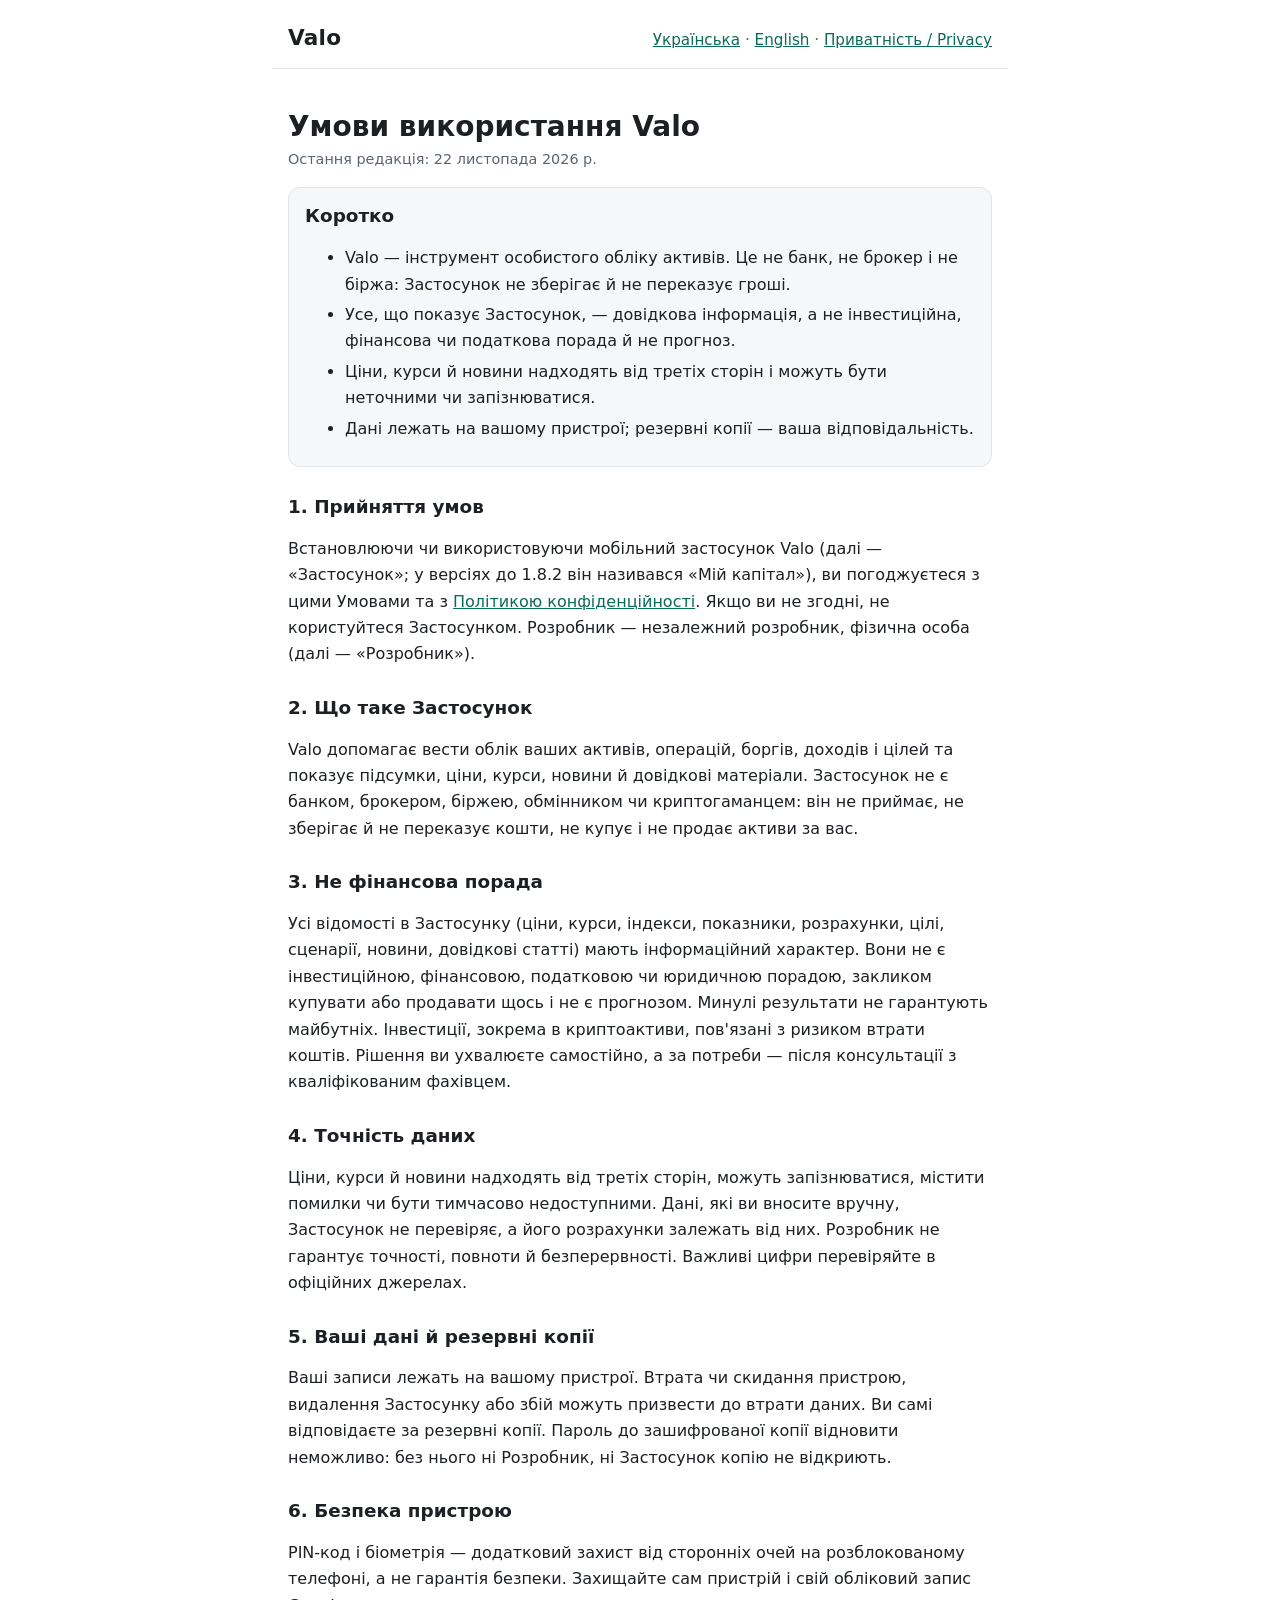
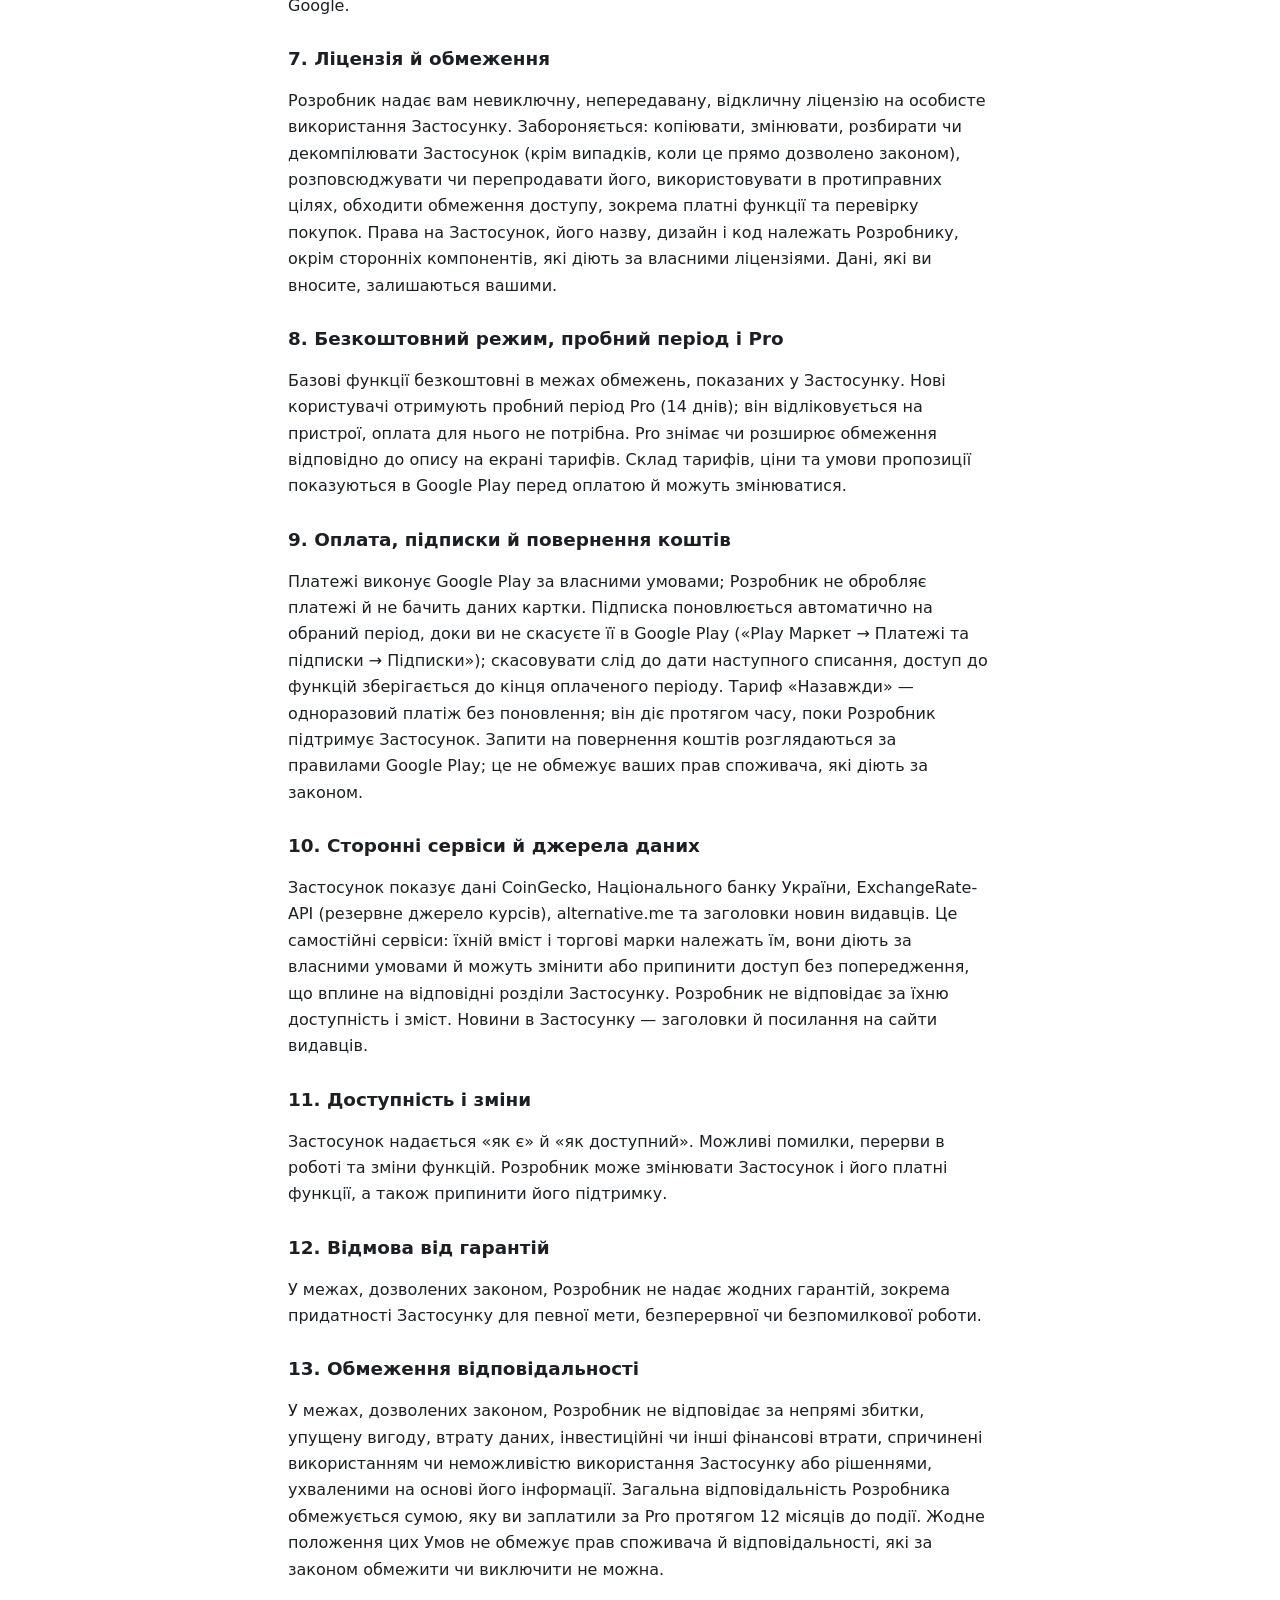
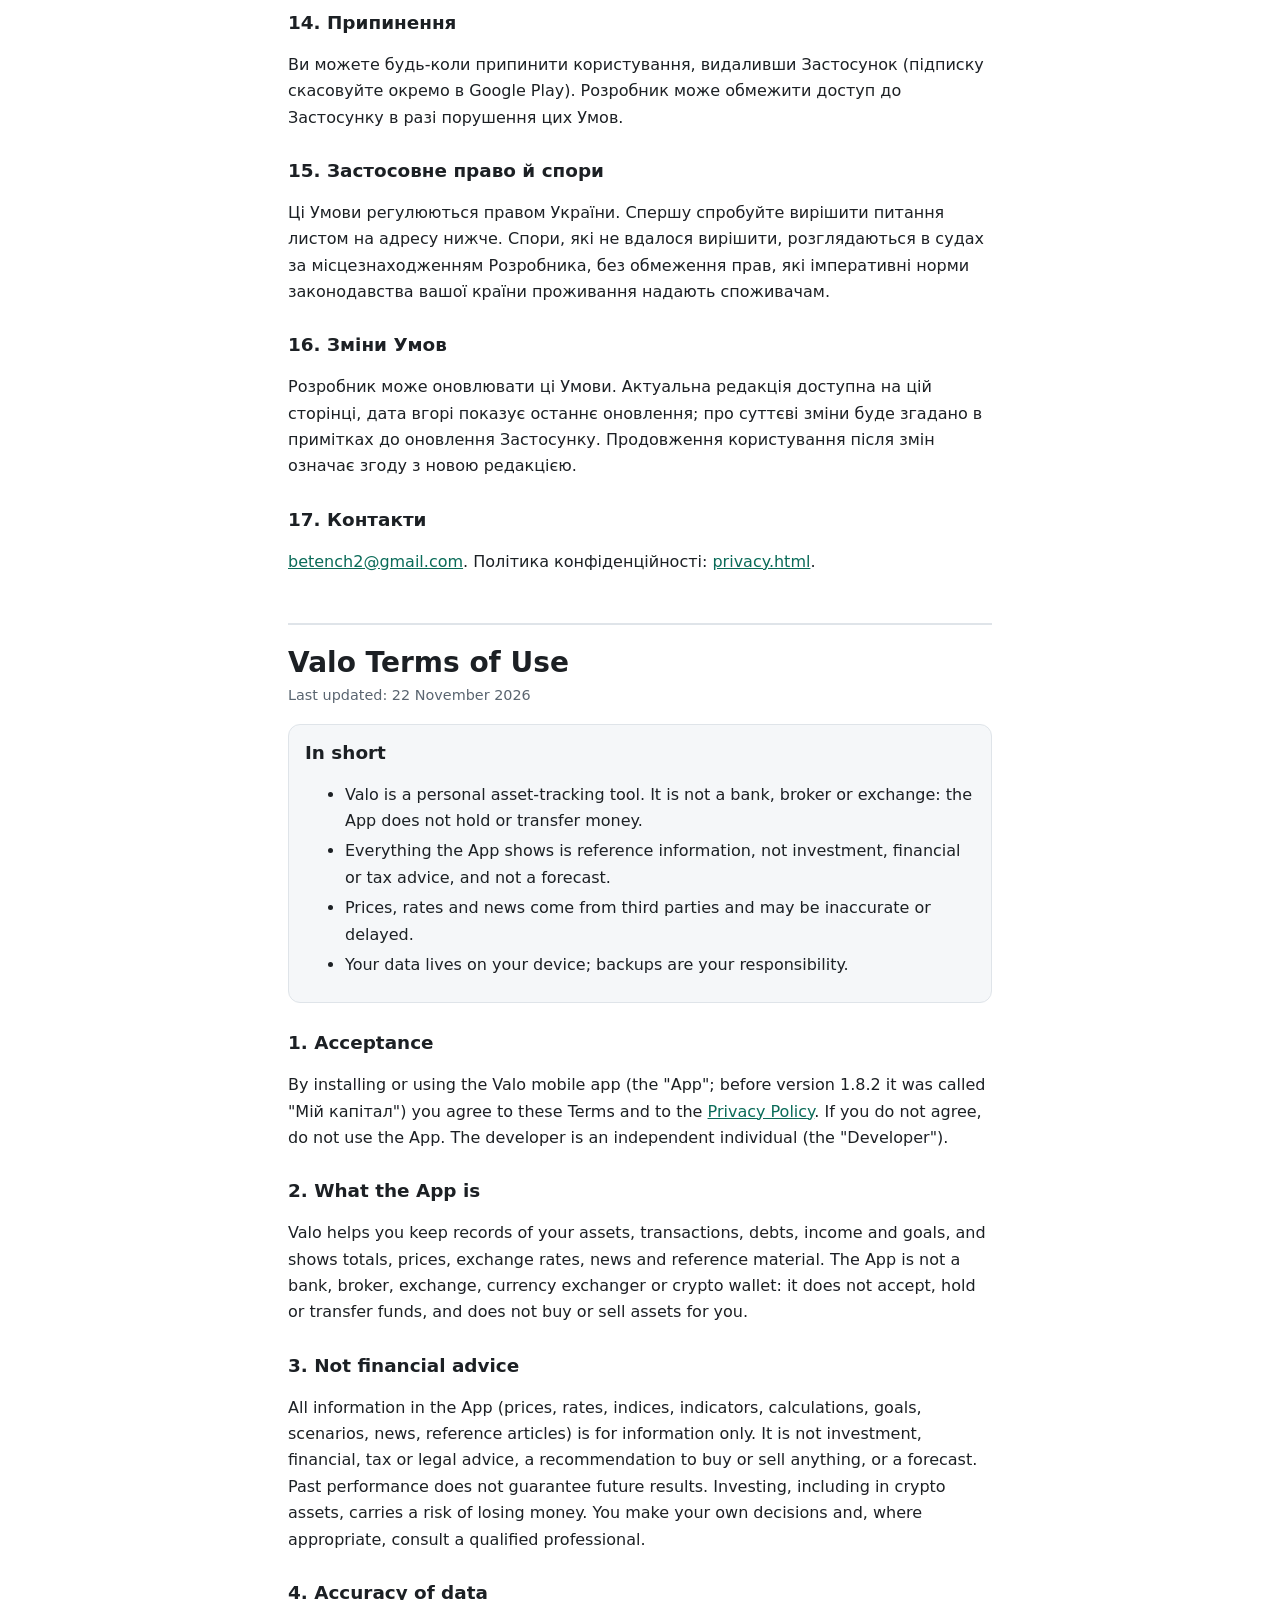
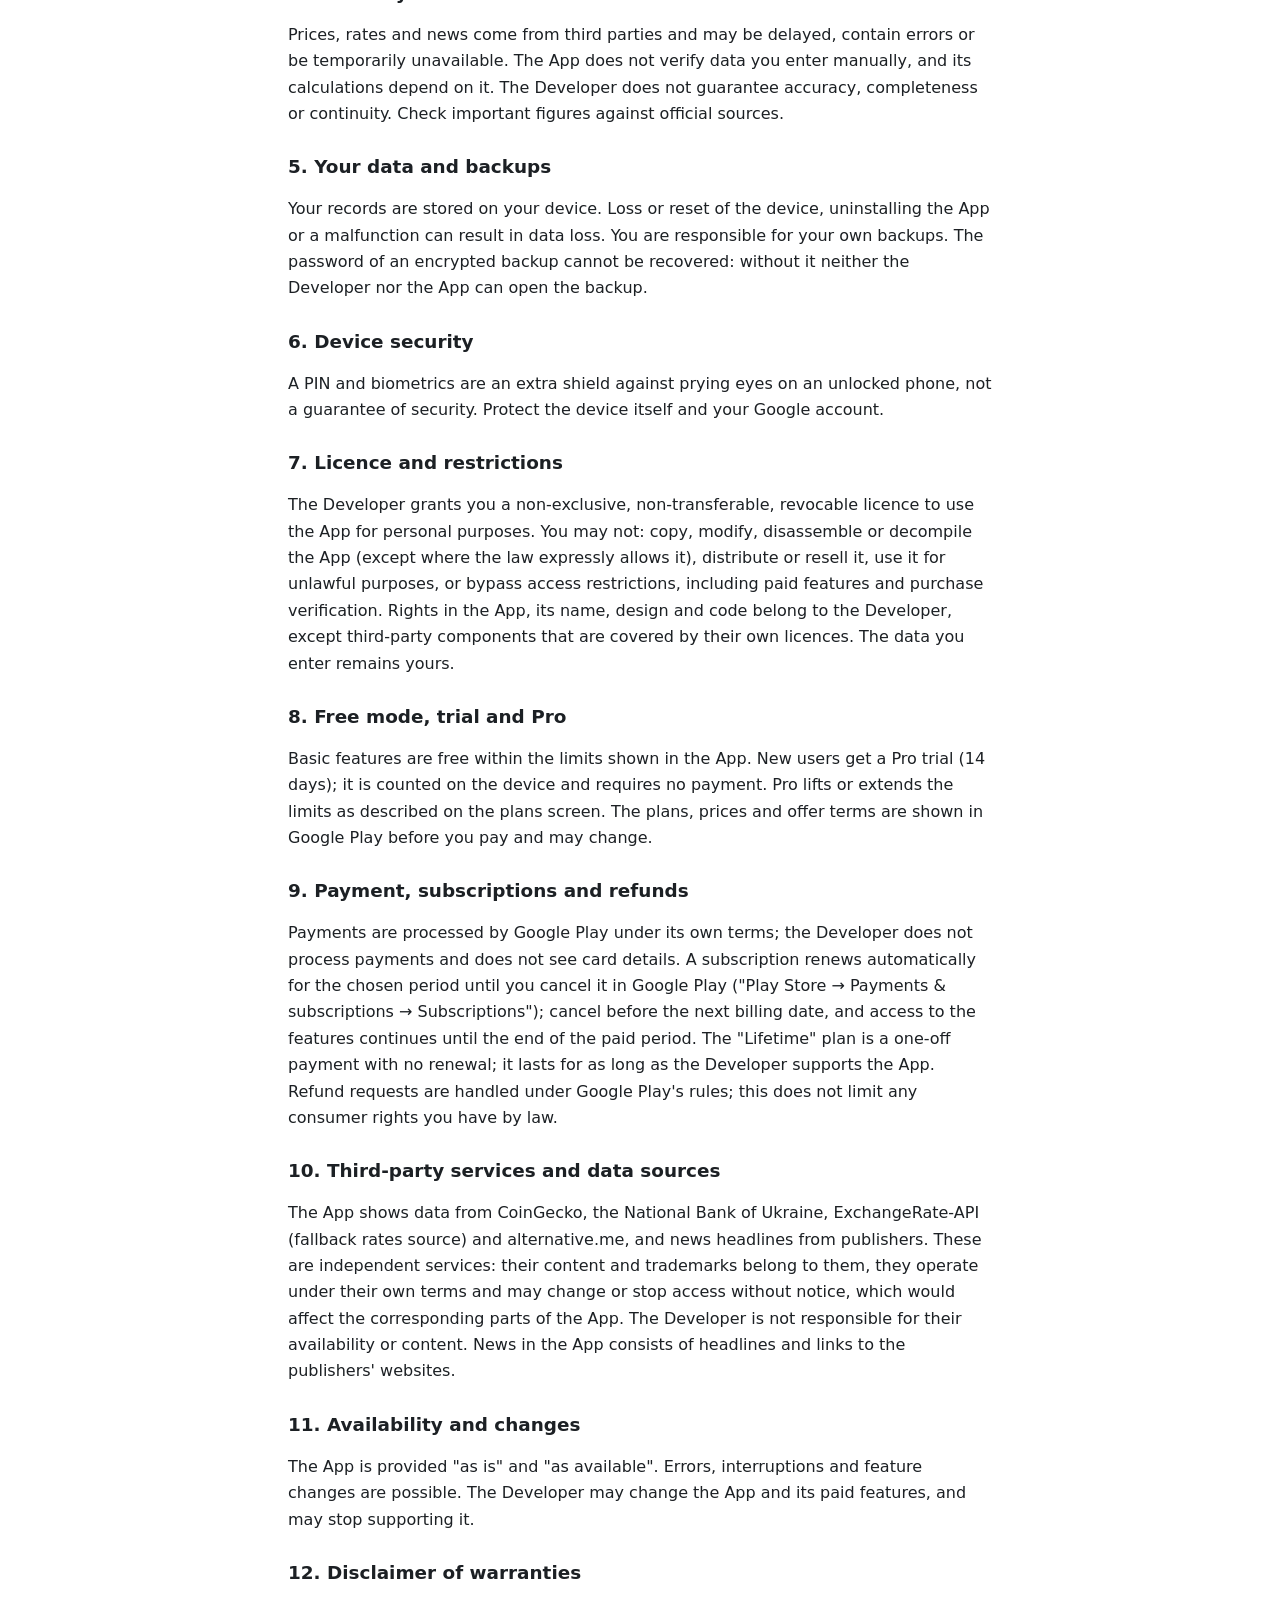
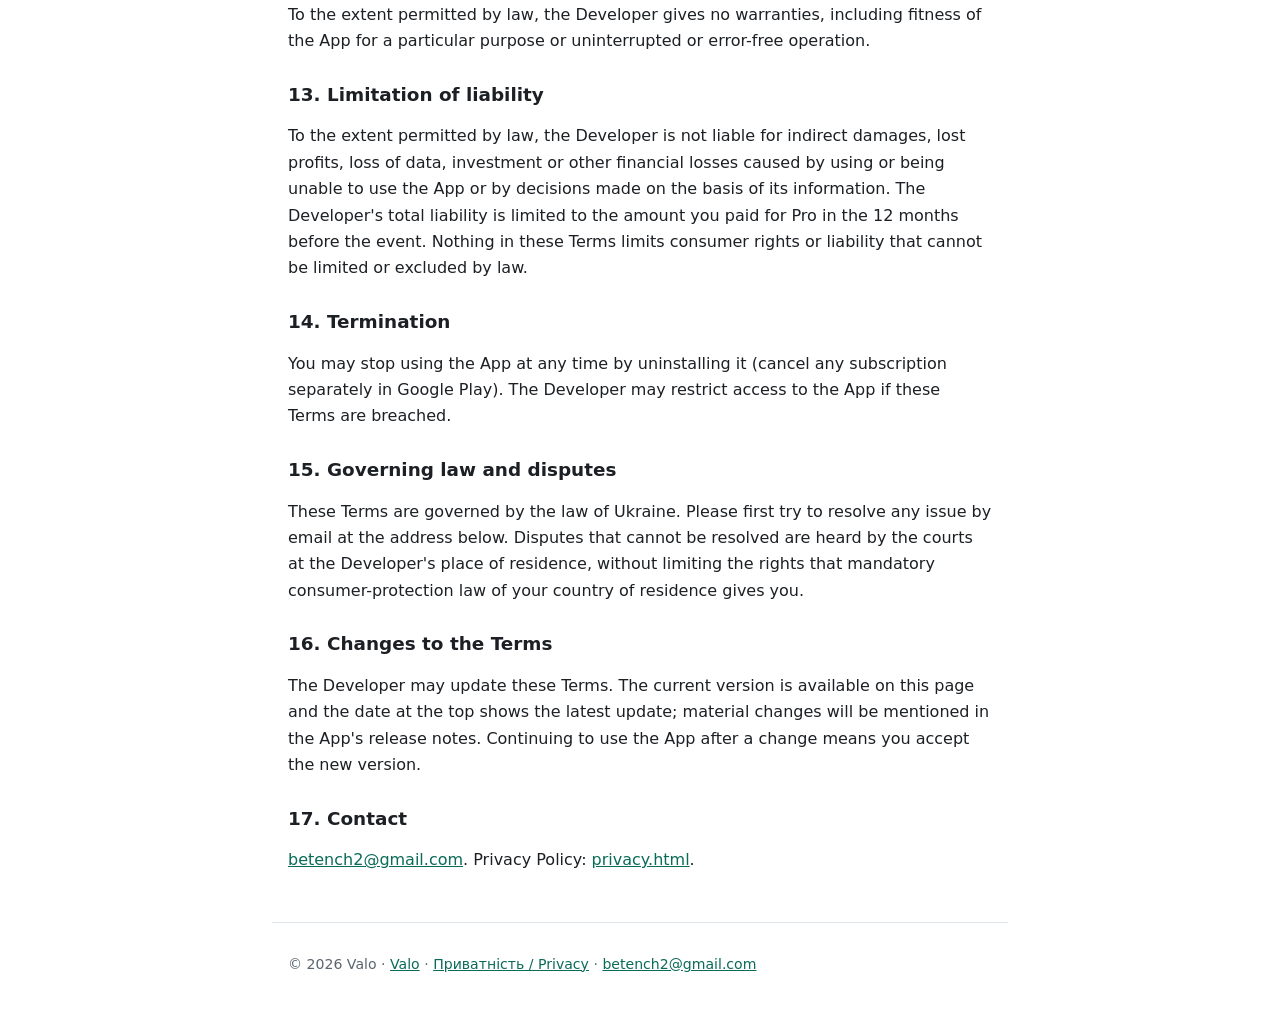
<file: terms.html>
<!doctype html>
<html lang="uk">
<head>
<meta charset="utf-8">
<meta name="viewport" content="width=device-width, initial-scale=1">
<title>Умови використання / Terms of Use — Valo</title>
<meta name="description" content="Умови використання застосунку Valo. Terms of Use of the Valo app.">
<link rel="stylesheet" href="style.css">
</head>
<body>
<header>
  <p class="brand"><a href="./">Valo</a></p>
  <nav aria-label="Navigation">
    <a href="#uk">Українська</a> · <a href="#en">English</a> · <a href="privacy.html">Приватність / Privacy</a>
  </nav>
</header>

<main>

<section id="uk" lang="uk">
  <h1>Умови використання Valo</h1>
  <p class="meta">Остання редакція: 22 листопада 2026 р.</p>

  <div class="summary">
    <h2>Коротко</h2>
    <ul>
      <li>Valo — інструмент особистого обліку активів. Це не банк, не брокер і не біржа: Застосунок не зберігає й не переказує гроші.</li>
      <li>Усе, що показує Застосунок, — довідкова інформація, а не інвестиційна, фінансова чи податкова порада й не прогноз.</li>
      <li>Ціни, курси й новини надходять від третіх сторін і можуть бути неточними чи запізнюватися.</li>
      <li>Дані лежать на вашому пристрої; резервні копії — ваша відповідальність.</li>
    </ul>
  </div>

  <h2>1. Прийняття умов</h2>
  <p>Встановлюючи чи використовуючи мобільний застосунок Valo (далі — «Застосунок»; у версіях до 1.8.2 він називався «Мій капітал»), ви погоджуєтеся з цими Умовами та з <a href="privacy.html">Політикою конфіденційності</a>. Якщо ви не згодні, не користуйтеся Застосунком. Розробник — незалежний розробник, фізична особа (далі — «Розробник»).</p>

  <h2>2. Що таке Застосунок</h2>
  <p>Valo допомагає вести облік ваших активів, операцій, боргів, доходів і цілей та показує підсумки, ціни, курси, новини й довідкові матеріали. Застосунок не є банком, брокером, біржею, обмінником чи криптогаманцем: він не приймає, не зберігає й не переказує кошти, не купує і не продає активи за вас.</p>

  <h2>3. Не фінансова порада</h2>
  <p>Усі відомості в Застосунку (ціни, курси, індекси, показники, розрахунки, цілі, сценарії, новини, довідкові статті) мають інформаційний характер. Вони не є інвестиційною, фінансовою, податковою чи юридичною порадою, закликом купувати або продавати щось і не є прогнозом. Минулі результати не гарантують майбутніх. Інвестиції, зокрема в криптоактиви, пов'язані з ризиком втрати коштів. Рішення ви ухвалюєте самостійно, а за потреби — після консультації з кваліфікованим фахівцем.</p>

  <h2>4. Точність даних</h2>
  <p>Ціни, курси й новини надходять від третіх сторін, можуть запізнюватися, містити помилки чи бути тимчасово недоступними. Дані, які ви вносите вручну, Застосунок не перевіряє, а його розрахунки залежать від них. Розробник не гарантує точності, повноти й безперервності. Важливі цифри перевіряйте в офіційних джерелах.</p>

  <h2>5. Ваші дані й резервні копії</h2>
  <p>Ваші записи лежать на вашому пристрої. Втрата чи скидання пристрою, видалення Застосунку або збій можуть призвести до втрати даних. Ви самі відповідаєте за резервні копії. Пароль до зашифрованої копії відновити неможливо: без нього ні Розробник, ні Застосунок копію не відкриють.</p>

  <h2>6. Безпека пристрою</h2>
  <p>PIN-код і біометрія — додатковий захист від сторонніх очей на розблокованому телефоні, а не гарантія безпеки. Захищайте сам пристрій і свій обліковий запис Google.</p>

  <h2>7. Ліцензія й обмеження</h2>
  <p>Розробник надає вам невиключну, непередавану, відкличну ліцензію на особисте використання Застосунку. Забороняється: копіювати, змінювати, розбирати чи декомпілювати Застосунок (крім випадків, коли це прямо дозволено законом), розповсюджувати чи перепродавати його, використовувати в протиправних цілях, обходити обмеження доступу, зокрема платні функції та перевірку покупок. Права на Застосунок, його назву, дизайн і код належать Розробнику, окрім сторонніх компонентів, які діють за власними ліцензіями. Дані, які ви вносите, залишаються вашими.</p>

  <h2>8. Безкоштовний режим, пробний період і Pro</h2>
  <p>Базові функції безкоштовні в межах обмежень, показаних у Застосунку. Нові користувачі отримують пробний період Pro (14 днів); він відліковується на пристрої, оплата для нього не потрібна. Pro знімає чи розширює обмеження відповідно до опису на екрані тарифів. Склад тарифів, ціни та умови пропозиції показуються в Google Play перед оплатою й можуть змінюватися.</p>

  <h2>9. Оплата, підписки й повернення коштів</h2>
  <p>Платежі виконує Google Play за власними умовами; Розробник не обробляє платежі й не бачить даних картки. Підписка поновлюється автоматично на обраний період, доки ви не скасуєте її в Google Play («Play Маркет → Платежі та підписки → Підписки»); скасовувати слід до дати наступного списання, доступ до функцій зберігається до кінця оплаченого періоду. Тариф «Назавжди» — одноразовий платіж без поновлення; він діє протягом часу, поки Розробник підтримує Застосунок. Запити на повернення коштів розглядаються за правилами Google Play; це не обмежує ваших прав споживача, які діють за законом.</p>

  <h2>10. Сторонні сервіси й джерела даних</h2>
  <p>Застосунок показує дані CoinGecko, Національного банку України, ExchangeRate-API (резервне джерело курсів), alternative.me та заголовки новин видавців. Це самостійні сервіси: їхній вміст і торгові марки належать їм, вони діють за власними умовами й можуть змінити або припинити доступ без попередження, що вплине на відповідні розділи Застосунку. Розробник не відповідає за їхню доступність і зміст. Новини в Застосунку — заголовки й посилання на сайти видавців.</p>

  <h2>11. Доступність і зміни</h2>
  <p>Застосунок надається «як є» й «як доступний». Можливі помилки, перерви в роботі та зміни функцій. Розробник може змінювати Застосунок і його платні функції, а також припинити його підтримку.</p>

  <h2>12. Відмова від гарантій</h2>
  <p>У межах, дозволених законом, Розробник не надає жодних гарантій, зокрема придатності Застосунку для певної мети, безперервної чи безпомилкової роботи.</p>

  <h2>13. Обмеження відповідальності</h2>
  <p>У межах, дозволених законом, Розробник не відповідає за непрямі збитки, упущену вигоду, втрату даних, інвестиційні чи інші фінансові втрати, спричинені використанням чи неможливістю використання Застосунку або рішеннями, ухваленими на основі його інформації. Загальна відповідальність Розробника обмежується сумою, яку ви заплатили за Pro протягом 12 місяців до події. Жодне положення цих Умов не обмежує прав споживача й відповідальності, які за законом обмежити чи виключити не можна.</p>

  <h2>14. Припинення</h2>
  <p>Ви можете будь-коли припинити користування, видаливши Застосунок (підписку скасовуйте окремо в Google Play). Розробник може обмежити доступ до Застосунку в разі порушення цих Умов.</p>

  <h2>15. Застосовне право й спори</h2>
  <p>Ці Умови регулюються правом України. Спершу спробуйте вирішити питання листом на адресу нижче. Спори, які не вдалося вирішити, розглядаються в судах за місцезнаходженням Розробника, без обмеження прав, які імперативні норми законодавства вашої країни проживання надають споживачам.</p>

  <h2>16. Зміни Умов</h2>
  <p>Розробник може оновлювати ці Умови. Актуальна редакція доступна на цій сторінці, дата вгорі показує останнє оновлення; про суттєві зміни буде згадано в примітках до оновлення Застосунку. Продовження користування після змін означає згоду з новою редакцією.</p>

  <h2>17. Контакти</h2>
  <p><a href="mailto:betench2@gmail.com">betench2@gmail.com</a>. Політика конфіденційності: <a href="privacy.html">privacy.html</a>.</p>
</section>

<hr class="lang">

<section id="en" lang="en">
  <h1>Valo Terms of Use</h1>
  <p class="meta">Last updated: 22 November 2026</p>

  <div class="summary">
    <h2>In short</h2>
    <ul>
      <li>Valo is a personal asset-tracking tool. It is not a bank, broker or exchange: the App does not hold or transfer money.</li>
      <li>Everything the App shows is reference information, not investment, financial or tax advice, and not a forecast.</li>
      <li>Prices, rates and news come from third parties and may be inaccurate or delayed.</li>
      <li>Your data lives on your device; backups are your responsibility.</li>
    </ul>
  </div>

  <h2>1. Acceptance</h2>
  <p>By installing or using the Valo mobile app (the "App"; before version 1.8.2 it was called "Мій капітал") you agree to these Terms and to the <a href="privacy.html">Privacy Policy</a>. If you do not agree, do not use the App. The developer is an independent individual (the "Developer").</p>

  <h2>2. What the App is</h2>
  <p>Valo helps you keep records of your assets, transactions, debts, income and goals, and shows totals, prices, exchange rates, news and reference material. The App is not a bank, broker, exchange, currency exchanger or crypto wallet: it does not accept, hold or transfer funds, and does not buy or sell assets for you.</p>

  <h2>3. Not financial advice</h2>
  <p>All information in the App (prices, rates, indices, indicators, calculations, goals, scenarios, news, reference articles) is for information only. It is not investment, financial, tax or legal advice, a recommendation to buy or sell anything, or a forecast. Past performance does not guarantee future results. Investing, including in crypto assets, carries a risk of losing money. You make your own decisions and, where appropriate, consult a qualified professional.</p>

  <h2>4. Accuracy of data</h2>
  <p>Prices, rates and news come from third parties and may be delayed, contain errors or be temporarily unavailable. The App does not verify data you enter manually, and its calculations depend on it. The Developer does not guarantee accuracy, completeness or continuity. Check important figures against official sources.</p>

  <h2>5. Your data and backups</h2>
  <p>Your records are stored on your device. Loss or reset of the device, uninstalling the App or a malfunction can result in data loss. You are responsible for your own backups. The password of an encrypted backup cannot be recovered: without it neither the Developer nor the App can open the backup.</p>

  <h2>6. Device security</h2>
  <p>A PIN and biometrics are an extra shield against prying eyes on an unlocked phone, not a guarantee of security. Protect the device itself and your Google account.</p>

  <h2>7. Licence and restrictions</h2>
  <p>The Developer grants you a non-exclusive, non-transferable, revocable licence to use the App for personal purposes. You may not: copy, modify, disassemble or decompile the App (except where the law expressly allows it), distribute or resell it, use it for unlawful purposes, or bypass access restrictions, including paid features and purchase verification. Rights in the App, its name, design and code belong to the Developer, except third-party components that are covered by their own licences. The data you enter remains yours.</p>

  <h2>8. Free mode, trial and Pro</h2>
  <p>Basic features are free within the limits shown in the App. New users get a Pro trial (14 days); it is counted on the device and requires no payment. Pro lifts or extends the limits as described on the plans screen. The plans, prices and offer terms are shown in Google Play before you pay and may change.</p>

  <h2>9. Payment, subscriptions and refunds</h2>
  <p>Payments are processed by Google Play under its own terms; the Developer does not process payments and does not see card details. A subscription renews automatically for the chosen period until you cancel it in Google Play ("Play Store → Payments &amp; subscriptions → Subscriptions"); cancel before the next billing date, and access to the features continues until the end of the paid period. The "Lifetime" plan is a one-off payment with no renewal; it lasts for as long as the Developer supports the App. Refund requests are handled under Google Play's rules; this does not limit any consumer rights you have by law.</p>

  <h2>10. Third-party services and data sources</h2>
  <p>The App shows data from CoinGecko, the National Bank of Ukraine, ExchangeRate-API (fallback rates source) and alternative.me, and news headlines from publishers. These are independent services: their content and trademarks belong to them, they operate under their own terms and may change or stop access without notice, which would affect the corresponding parts of the App. The Developer is not responsible for their availability or content. News in the App consists of headlines and links to the publishers' websites.</p>

  <h2>11. Availability and changes</h2>
  <p>The App is provided "as is" and "as available". Errors, interruptions and feature changes are possible. The Developer may change the App and its paid features, and may stop supporting it.</p>

  <h2>12. Disclaimer of warranties</h2>
  <p>To the extent permitted by law, the Developer gives no warranties, including fitness of the App for a particular purpose or uninterrupted or error-free operation.</p>

  <h2>13. Limitation of liability</h2>
  <p>To the extent permitted by law, the Developer is not liable for indirect damages, lost profits, loss of data, investment or other financial losses caused by using or being unable to use the App or by decisions made on the basis of its information. The Developer's total liability is limited to the amount you paid for Pro in the 12 months before the event. Nothing in these Terms limits consumer rights or liability that cannot be limited or excluded by law.</p>

  <h2>14. Termination</h2>
  <p>You may stop using the App at any time by uninstalling it (cancel any subscription separately in Google Play). The Developer may restrict access to the App if these Terms are breached.</p>

  <h2>15. Governing law and disputes</h2>
  <p>These Terms are governed by the law of Ukraine. Please first try to resolve any issue by email at the address below. Disputes that cannot be resolved are heard by the courts at the Developer's place of residence, without limiting the rights that mandatory consumer-protection law of your country of residence gives you.</p>

  <h2>16. Changes to the Terms</h2>
  <p>The Developer may update these Terms. The current version is available on this page and the date at the top shows the latest update; material changes will be mentioned in the App's release notes. Continuing to use the App after a change means you accept the new version.</p>

  <h2>17. Contact</h2>
  <p><a href="mailto:betench2@gmail.com">betench2@gmail.com</a>. Privacy Policy: <a href="privacy.html">privacy.html</a>.</p>
</section>

</main>

<footer>
  <p>© 2026 Valo · <a href="./">Valo</a> · <a href="privacy.html">Приватність / Privacy</a> · <a href="mailto:betench2@gmail.com">betench2@gmail.com</a></p>
</footer>
</body>
</html>
</file>
<file: style.css>
:root {
  color-scheme: light dark;
  --bg: #ffffff;
  --fg: #1c2024;
  --muted: #5a6570;
  --line: #dfe4e9;
  --card: #f5f7f9;
  --accent: #0a6b58;
}

@media (prefers-color-scheme: dark) {
  :root {
    --bg: #0e1316;
    --fg: #e7ecef;
    --muted: #98a4ae;
    --line: #25303a;
    --card: #151c21;
    --accent: #52d3b3;
  }
}

* { box-sizing: border-box; }

html { -webkit-text-size-adjust: 100%; }

body {
  margin: 0;
  background: var(--bg);
  color: var(--fg);
  font: 16px/1.65 system-ui, -apple-system, "Segoe UI", Roboto, "Helvetica Neue", Arial, sans-serif;
}

header, main, footer {
  max-width: 46rem;
  margin: 0 auto;
  padding-left: 1rem;
  padding-right: 1rem;
}

header {
  display: flex;
  flex-wrap: wrap;
  align-items: baseline;
  justify-content: space-between;
  gap: .5rem 1rem;
  padding-top: 1.25rem;
  padding-bottom: .75rem;
  border-bottom: 1px solid var(--line);
}

.brand { margin: 0; font-size: 1.35rem; font-weight: 800; letter-spacing: .01em; }
.brand a { color: var(--fg); text-decoration: none; }

nav { font-size: .95rem; color: var(--muted); }

a { color: var(--accent); }
a:focus-visible { outline: 3px solid var(--accent); outline-offset: 2px; border-radius: 2px; }

main { padding-top: 1.25rem; padding-bottom: 2rem; }

h1 { font-size: 1.75rem; line-height: 1.25; margin: 1.25rem 0 .25rem; }
h2 { font-size: 1.15rem; line-height: 1.35; margin: 1.75rem 0 .5rem; }
h3 { font-size: 1.05rem; line-height: 1.35; margin: 1.5rem 0 .4rem; }

p, li { overflow-wrap: anywhere; }
li { margin: .25rem 0; }

.meta { color: var(--muted); font-size: .9rem; margin: 0 0 1rem; }

.summary {
  background: var(--card);
  border: 1px solid var(--line);
  border-radius: .75rem;
  padding: .25rem 1rem .5rem;
  margin: 1rem 0;
}
.summary h2 { margin-top: .75rem; }

.table-wrap { overflow-x: auto; margin: .75rem 0; border: 1px solid var(--line); border-radius: .5rem; }
table { border-collapse: collapse; width: 100%; min-width: 34rem; font-size: .92rem; }
th, td { text-align: left; vertical-align: top; padding: .55rem .7rem; border-bottom: 1px solid var(--line); }
th { background: var(--card); }
tr:last-child td { border-bottom: 0; }

hr.lang { border: 0; border-top: 2px solid var(--line); margin: 3rem 0 1rem; }

.cards { display: grid; gap: .75rem; margin: 1.25rem 0; }
.card {
  display: block;
  padding: 1rem 1.1rem;
  background: var(--card);
  border: 1px solid var(--line);
  border-radius: .75rem;
  text-decoration: none;
  color: var(--fg);
}
.card strong { display: block; color: var(--accent); }
.card span { color: var(--muted); font-size: .92rem; }

footer {
  padding-top: 1rem;
  padding-bottom: 2.5rem;
  border-top: 1px solid var(--line);
  color: var(--muted);
  font-size: .88rem;
}
</file>
